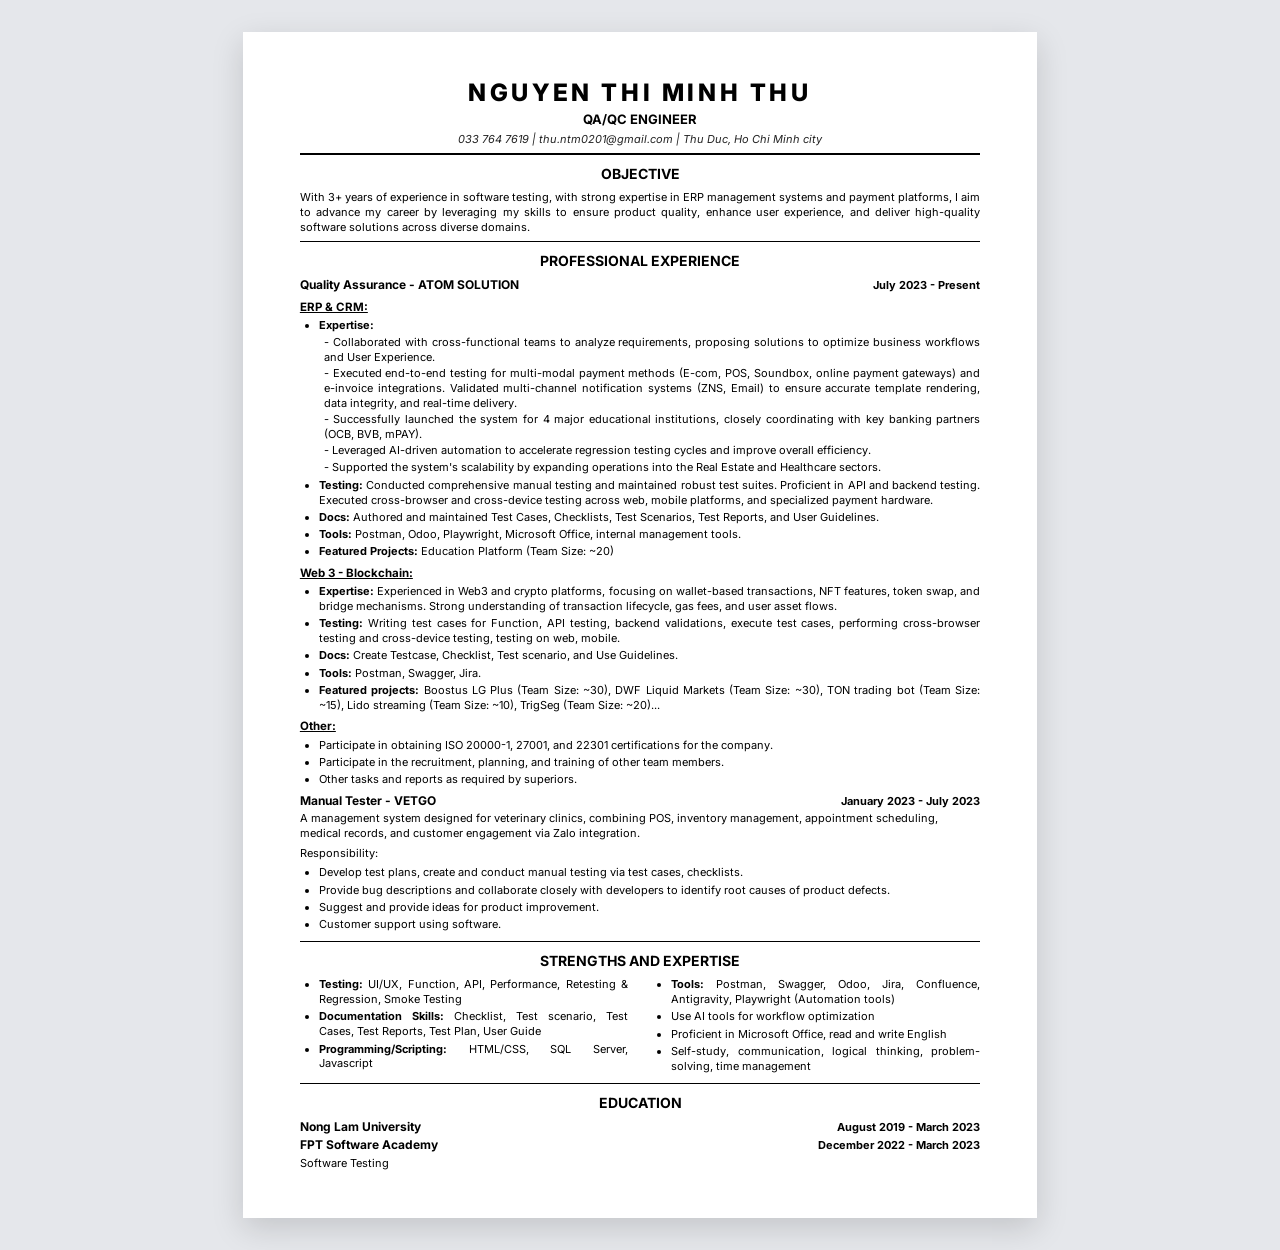
<file: index.html>
<!DOCTYPE html>
<html lang="en">

<head>
    <meta charset="UTF-8">
    <meta name="viewport" content="width=device-width, initial-scale=1.0">
    <title>Nguyen Thi Minh Thu - Resume</title>
    <link href="https://fonts.googleapis.com/css2?family=Inter:ital,wght@0,400;0,600;0,700;1,400&display=swap"
        rel="stylesheet">
    <link rel="stylesheet" href="styles.css">
</head>

<body>
    <div class="resume-container">
        <!-- Header -->
        <header>
            <h1>NGUYEN THI MINH THU</h1>
            <h2>QA/QC ENGINEER</h2>
            <p>033 764 7619 | thu.ntm0201@gmail.com | Thu Duc, Ho Chi Minh city</p>
        </header>

        <!-- Objective -->
        <section class="objective">
            <h3>OBJECTIVE</h3>
            <p>With 3+ years of experience in software testing, with strong expertise in <mark>ERP management
                    systems</mark> and <mark>payment platforms</mark>, I aim to advance my career by leveraging my
                skills to ensure product quality, enhance user experience, and deliver high-quality software solutions
                across diverse domains.</p>
        </section>

        <!-- Professional Experience -->
        <section class="experience">
            <h3>PROFESSIONAL EXPERIENCE</h3>

            <div class="job">
                <div class="job-header">
                    <h4>Quality Assurance - ATOM SOLUTION</h4>
                    <span class="date">July 2023 - Present</span>
                </div>

                <h5 class="underlined">ERP & CRM:</h5>
                <ul>
                    <li><strong>Expertise:</strong>
                        <ul class="sub-list">
                            <li>- Collaborated with <mark>cross-functional teams</mark> to analyze requirements,
                                proposing solutions to optimize business workflows and User Experience.</li>
                            <li>- Executed end-to-end testing for multi-modal payment methods (E-com, POS, Soundbox,
                                <mark>online payment gateways</mark>) and e-invoice integrations. Validated
                                multi-channel notification systems (ZNS, Email) to ensure accurate template rendering,
                                data integrity, and real-time delivery.
                            </li>
                            <li>- Successfully launched the system for 4 major educational institutions, closely
                                coordinating with key banking partners (OCB, BVB, mPAY).</li>
                            <li>- Leveraged AI-driven automation to accelerate regression testing cycles and improve
                                overall efficiency.</li>
                            <li>- Supported the system's scalability by expanding operations into the Real Estate and
                                Healthcare sectors.</li>
                        </ul>
                    </li>
                    <li><strong>Testing:</strong> <mark>Conducted comprehensive manual testing</mark> and maintained
                        robust test suites. <mark>Proficient in API and backend testing</mark>. Executed cross-browser
                        and cross-device testing across web, mobile platforms, and specialized payment hardware.</li>
                    <li><strong>Docs:</strong> Authored and maintained Test Cases, Checklists, Test Scenarios, Test
                        Reports, and User Guidelines.</li>
                    <li><strong>Tools:</strong> Postman, Odoo, Playwright, Microsoft Office, internal management tools.
                    </li>
                    <li><strong>Featured Projects:</strong> Education Platform (Team Size: ~20)</li>
                </ul>

                <h5 class="underlined">Web 3 - Blockchain:</h5>
                <ul>
                    <li><strong>Expertise:</strong> Experienced in Web3 and crypto platforms, focusing on wallet-based
                        transactions, NFT features, token swap, and bridge mechanisms. Strong understanding of
                        transaction lifecycle, gas fees, and user asset flows.</li>
                    <li><strong>Testing:</strong> Writing test cases for Function, <mark>API testing</mark>,
                        <mark>backend validations</mark>, execute test cases, performing cross-browser testing and
                        cross-device testing, testing on web, mobile.
                    </li>
                    <li><strong>Docs:</strong> Create Testcase, Checklist, Test scenario, and Use Guidelines.</li>
                    <li><strong>Tools:</strong> Postman, Swagger, Jira.</li>
                    <li><strong>Featured projects:</strong> Boostus LG Plus (Team Size: ~30), DWF Liquid Markets (Team
                        Size: ~30), TON trading bot (Team Size: ~15), Lido streaming (Team Size: ~10), TrigSeg (Team
                        Size: ~20)...</li>
                </ul>

                <h5 class="underlined">Other:</h5>
                <ul>
                    <li>Participate in obtaining ISO 20000-1, 27001, and 22301 certifications for the company.</li>
                    <li>Participate in the recruitment, planning, and training of other team members.</li>
                    <li>Other tasks and reports as required by superiors.</li>
                </ul>
            </div>

            <div class="job">
                <div class="job-header">
                    <h4>Manual Tester - VETGO</h4>
                    <span class="date">January 2023 - July 2023</span>
                </div>
                <p>A management system designed for veterinary clinics, combining POS, inventory management, appointment
                    scheduling, medical records, and customer engagement via Zalo integration.</p>
                <div style="margin-top: 0.3rem;">Responsibility:</div>
                <ul style="margin-top: 0.3rem;">
                    <li><mark>Develop test plans</mark>, create and <mark>conduct manual testing</mark> via test cases,
                        checklists.</li>
                    <li>Provide bug descriptions and collaborate closely with developers
                        to identify root causes of product defects.</li>
                    <li>Suggest and provide ideas for product improvement.</li>
                    <li>Customer support using software.</li>
                </ul>
            </div>
        </section>

        <!-- Strengths and Expertise -->
        <section class="strengths">
            <h3>STRENGTHS AND EXPERTISE</h3>
            <div class="two-column">
                <div class="column">
                    <ul>
                        <li><strong>Testing:</strong> UI/UX, Function, <mark>API</mark>, Performance, Retesting &
                            Regression, Smoke Testing</li>
                        <li><strong>Documentation Skills:</strong> Checklist, Test scenario, Test Cases, Test Reports,
                            Test Plan, User Guide</li>
                        <li><strong>Programming/Scripting:</strong> HTML/CSS, SQL Server, Javascript</li>
                    </ul>
                </div>
                <div class="column">
                    <ul>
                        <li><strong>Tools:</strong> Postman, Swagger, Odoo, Jira, Confluence,
                            Antigravity, Playwright (<mark>Automation tools</mark>)</li>
                        <li>Use AI tools for workflow optimization</li>
                        <li>Proficient in Microsoft Office, read and write English</li>
                        <li>Self-study, communication, logical thinking, problem-solving, time management</li>
                    </ul>
                </div>
            </div>
        </section>

        <!-- Education -->
        <section class="education border-none">
            <h3>EDUCATION</h3>
            <div class="job mb-0">
                <div class="job-header">
                    <h4>Nong Lam University</h4>
                    <span class="date">August 2019 - March 2023</span>
                </div>
            </div>
            <div class="job mb-0">
                <div class="job-header">
                    <div class="edu-details">
                        <h4>FPT Software Academy</h4>
                        <p style="margin-top: 0.2rem;">Software Testing</p>
                    </div>
                    <span class="date">December 2022 - March 2023</span>
                </div>
            </div>
        </section>
    </div>
    <script src="script.js"></script>
</body>

</html>
</file>
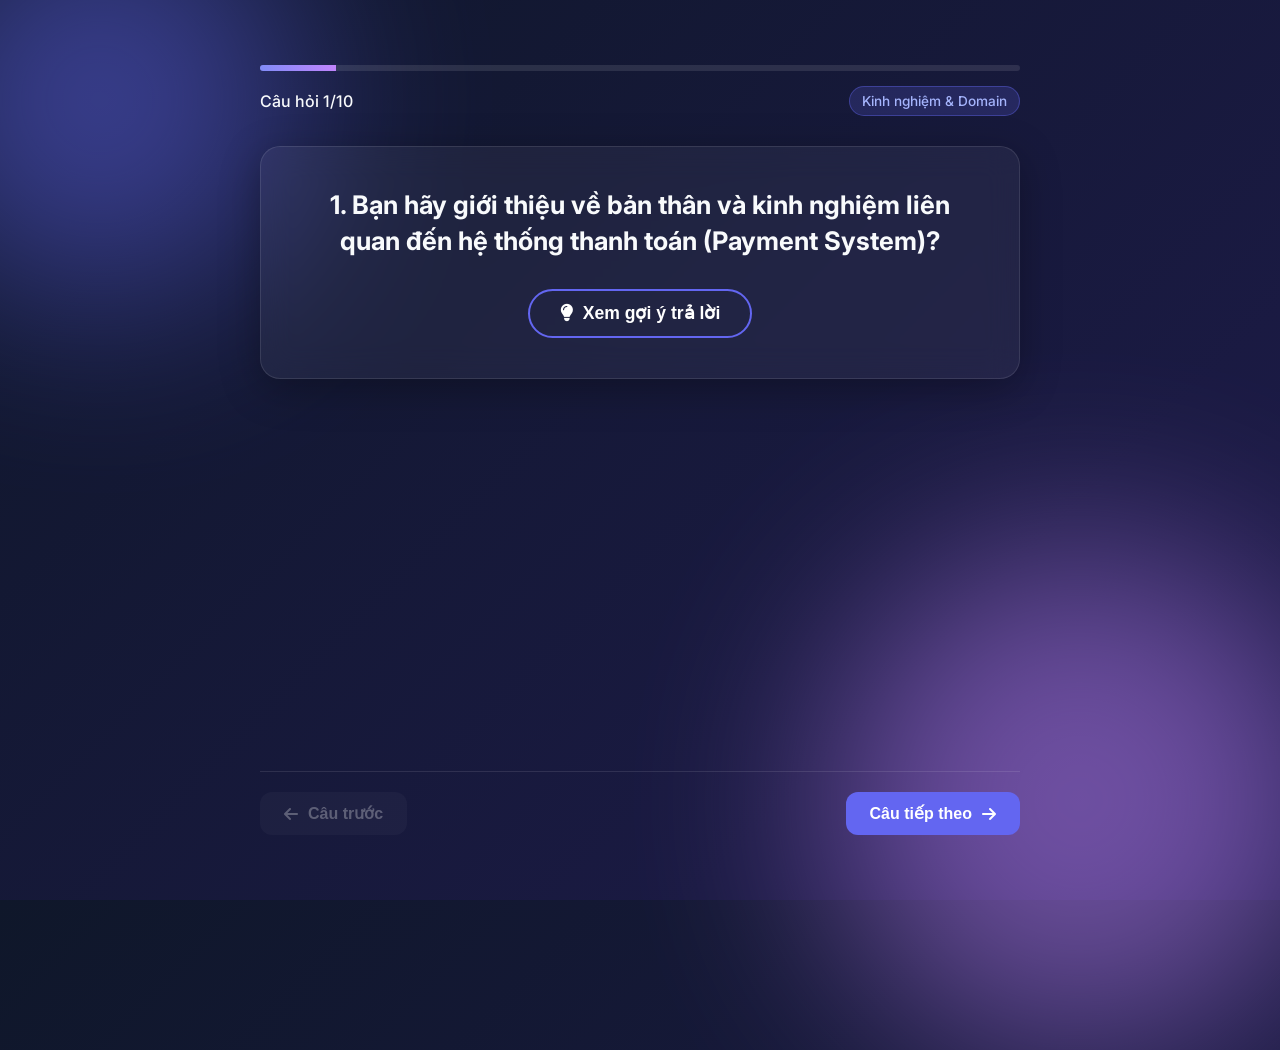
<file: interview/index.html>
<!DOCTYPE html>
<html lang="vi">
<head>
    <meta charset="UTF-8">
    <meta name="viewport" content="width=device-width, initial-scale=1.0">
    <title>Mock Interview - QA/QC Payment</title>
    <link href="https://fonts.googleapis.com/css2?family=Inter:wght@400;500;600;700;800&display=swap" rel="stylesheet">
    <link rel="stylesheet" href="https://cdnjs.cloudflare.com/ajax/libs/font-awesome/6.4.0/css/all.min.css">
    <link rel="stylesheet" href="styles.css">
</head>
<body>

    <!-- Background Decoration -->
    <div class="bg-shape shape-1"></div>
    <div class="bg-shape shape-2"></div>

    <div class="app-wrapper">
        <header>
            <div class="progress-bar">
                <div class="progress" id="progress"></div>
            </div>
            <div class="header-info">
                <span>Câu hỏi <span id="current-q">1</span>/<span id="total-q">5</span></span>
                <span class="category-badge" id="category-badge">Kinh nghiệm & Domain</span>
            </div>
        </header>

        <main id="slider-container">
            <!-- Questions will be injected here by script.js to keep HTML clean -->
        </main>

        <div class="controls">
            <button id="btn-prev" class="nav-btn" disabled>
                <i class="fa-solid fa-arrow-left"></i> Câu trước
            </button>
            <button id="btn-next" class="nav-btn btn-primary">
                Câu tiếp theo <i class="fa-solid fa-arrow-right"></i>
            </button>
        </div>
    </div>

    <script src="script.js"></script>
</body>
</html>
</file>
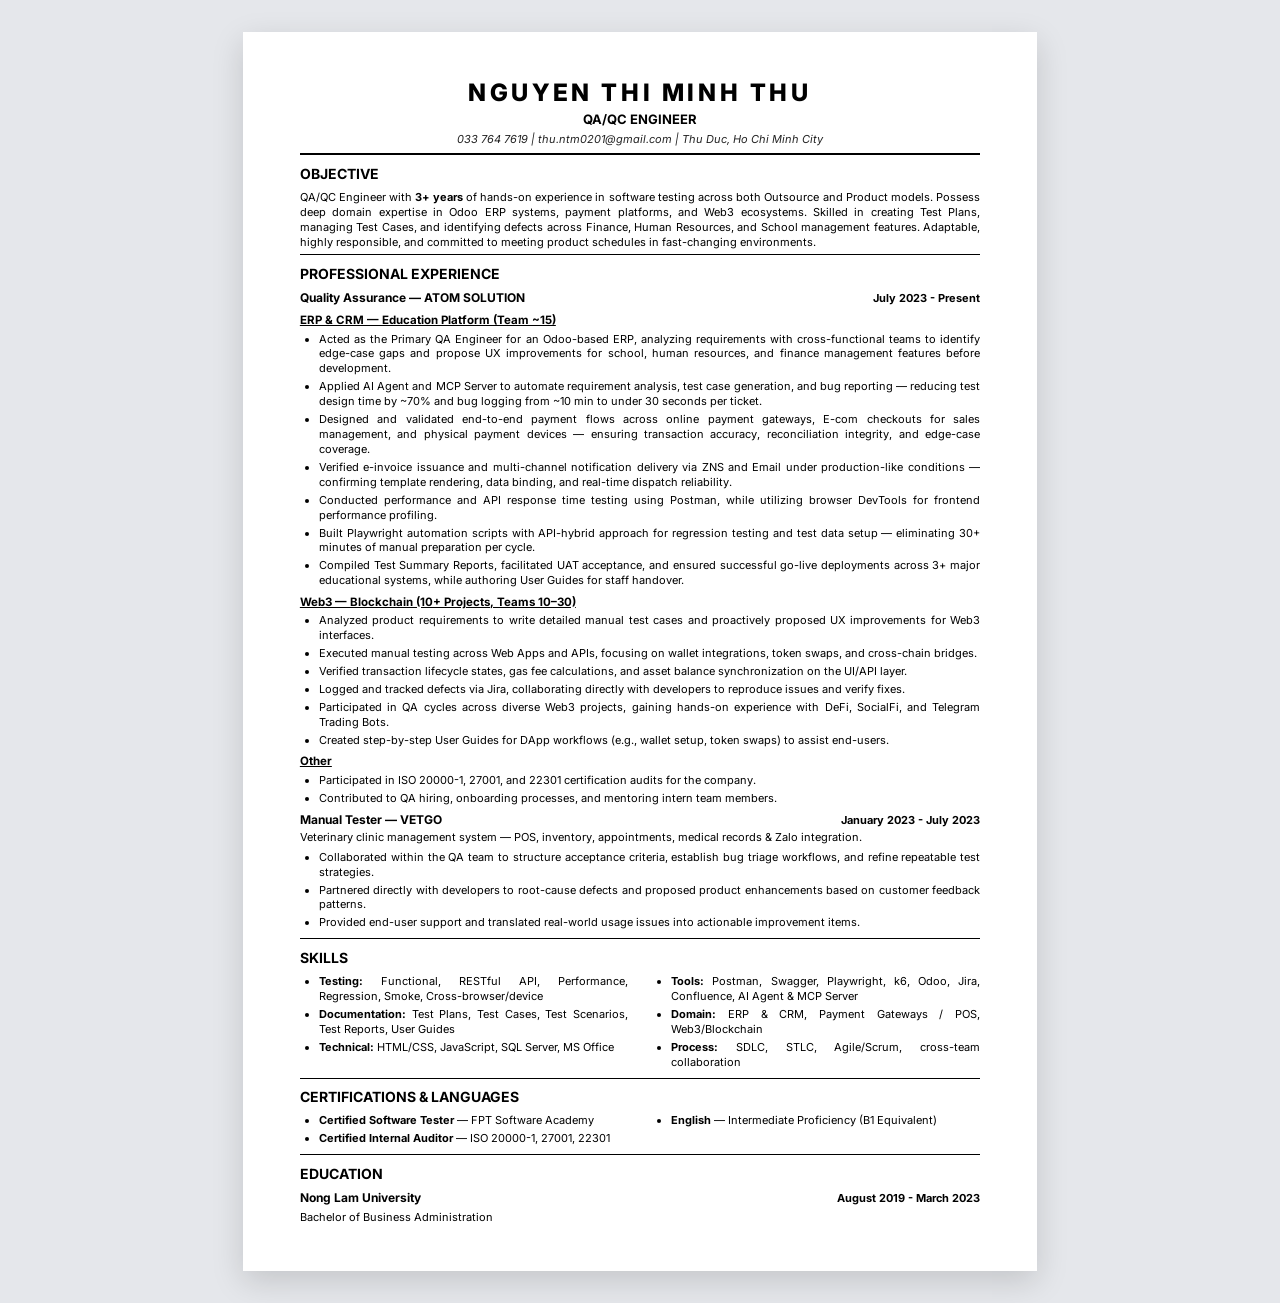
<file: v2/index.html>
<!DOCTYPE html>
<html lang="en">

<head>
    <meta charset="UTF-8">
    <meta name="viewport" content="width=device-width, initial-scale=1.0">
    <title>Nguyen Thi Minh Thu - QA/QC Engineer Resume</title>
    <meta name="description"
        content="Resume of Nguyen Thi Minh Thu — QA/QC Engineer with 3+ years in ERP, payment platforms, and blockchain.">
    <link href="https://fonts.googleapis.com/css2?family=Inter:ital,wght@0,400;0,600;0,700;1,400&display=swap"
        rel="stylesheet">
    <link rel="stylesheet" href="styles.css">
</head>

<body>
    <div class="resume-container">
        <!-- Header -->
        <header>
            <h1>NGUYEN THI MINH THU</h1>
            <h2>QA/QC ENGINEER</h2>
            <p>033 764 7619 | thu.ntm0201@gmail.com | Thu Duc, Ho Chi Minh City</p>
        </header>

        <!-- Objective -->
        <section class="objective">
            <h3>OBJECTIVE</h3>
            <p>QA/QC Engineer with <strong>3+ years</strong> of hands-on experience in software testing across both Outsource and Product models. Possess deep domain expertise in <mark>Odoo ERP</mark> systems, payment platforms, and Web3 ecosystems. Skilled in creating Test Plans, managing Test Cases, and identifying defects across Finance, Human Resources, and School management features. Adaptable, highly responsible, and committed to meeting product schedules in fast-changing environments.
            </p>
        </section>

        <!-- Professional Experience -->
        <section class="experience">
            <h3>PROFESSIONAL EXPERIENCE</h3>

            <!-- ATOM SOLUTION -->
            <div class="job">
                <div class="job-header">
                    <h4>Quality Assurance — ATOM SOLUTION</h4>
                    <span class="date">July 2023 - Present</span>
                </div>

                <!-- ERP & CRM -->
                <h5 class="underlined">ERP & CRM — Education Platform (Team ~15)</h5>
                <ul>
                    <li>Acted as the Primary QA Engineer for an <mark>Odoo-based ERP</mark>, analyzing requirements with cross-functional teams to identify edge-case gaps and propose UX improvements for school, <mark>human resources</mark>, and finance management features before development.</li>
                    <li>Applied <mark>AI Agent</mark> and <mark>MCP Server</mark> to automate <mark>requirement analysis</mark>, <mark>test case generation</mark>, and <mark>bug reporting</mark> — reducing test design time by ~70% and bug logging from ~10 min to under 30 seconds per ticket.</li>
                    <li>Designed and validated <mark>end-to-end payment flows</mark> across online payment gateways, E-com checkouts for sales management, and physical payment devices — ensuring transaction accuracy, reconciliation integrity, and edge-case coverage.</li>
                    <li>Verified <mark>e-invoice</mark> issuance and <mark>multi-channel notification</mark> delivery via ZNS and Email under production-like conditions — confirming template rendering, data binding, and real-time dispatch reliability.</li>
                    <li>Conducted performance and API response time testing using Postman, while utilizing browser DevTools for frontend performance profiling.</li>
                    <li>Built <mark>Playwright</mark> automation scripts with API-hybrid approach for <mark>regression testing</mark> and test data setup — eliminating 30+ minutes of manual preparation per cycle.</li>
                    <li>Compiled Test Summary Reports, facilitated <mark>UAT acceptance</mark>, and ensured successful go-live deployments across 3+ major educational systems, while authoring User Guides for staff handover.</li>
                </ul>

                <!-- Web3 -->
                <h5 class="underlined">Web3 — Blockchain (10+ Projects, Teams 10–30)</h5>
                <ul>
                    <li>Analyzed product requirements to write detailed manual test cases and proactively proposed UX
                        improvements for Web3 interfaces.</li>
                    <li>Executed manual testing across Web Apps and APIs, focusing on <mark>wallet integrations</mark>,
                        <mark>token swaps</mark>, and <mark>cross-chain bridges</mark>.
                    </li>
                    <li>Verified transaction lifecycle states, gas fee calculations, and asset balance synchronization
                        on the UI/API layer.</li>
                    <li>Logged and tracked defects via Jira, collaborating directly with developers to reproduce issues
                        and verify fixes.</li>
                    <li>Participated in QA cycles across diverse Web3 projects, gaining hands-on experience with
                        DeFi, SocialFi, and Telegram Trading Bots.
                    </li>
                    <li>Created step-by-step User Guides for DApp workflows (e.g., wallet setup, token swaps) to assist end-users.</li>
                </ul>

                <!-- Other -->
                <h5 class="underlined">Other</h5>
                <ul>
                    <li>Participated in <mark>ISO 20000-1, 27001, and 22301</mark> certification audits for the
                        company.</li>
                    <li>Contributed to QA hiring, onboarding processes, and mentoring intern team members.</li>
                </ul>
            </div>

            <!-- VETGO -->
            <div class="job">
                <div class="job-header">
                    <h4>Manual Tester — VETGO</h4>
                    <span class="date">January 2023 - July 2023</span>
                </div>
                <p>Veterinary clinic management system — POS, inventory, appointments, medical records & Zalo
                    integration.</p>
                <ul style="margin-top: 0.3rem;">
                    <li>Collaborated within the QA team to structure acceptance criteria, establish bug triage
                        workflows, and refine repeatable test strategies.</li>
                    <li>Partnered directly with developers to <mark>root-cause defects</mark> and proposed product
                        enhancements
                        based on customer feedback patterns.</li>
                    <li>Provided end-user support and translated real-world usage issues into actionable improvement
                        items.</li>
                </ul>
            </div>
        </section>

        <!-- Strengths and Expertise -->
        <section class="strengths">
            <h3>SKILLS</h3>
            <div class="two-column">
                <div class="column">
                    <ul>
                        <li><strong>Testing:</strong> Functional, RESTful API, Performance, Regression, Smoke, Cross-browser/device</li>
                        <li><strong>Documentation:</strong> Test Plans, Test Cases, Test Scenarios, Test Reports, User Guides</li>
                        <li><strong>Technical:</strong> HTML/CSS, JavaScript, SQL Server, MS Office</li>
                    </ul>
                </div>
                <div class="column">
                    <ul>
                        <li><strong>Tools:</strong> Postman, Swagger, Playwright, k6, Odoo, Jira, Confluence, AI Agent & MCP Server</li>
                        <li><strong>Domain:</strong> ERP & CRM, Payment Gateways / POS, Web3/Blockchain</li>
                        <li><strong>Process:</strong> SDLC, STLC, Agile/Scrum, cross-team collaboration</li>
                    </ul>
                </div>
            </div>
        </section>

        <!-- Certifications -->
        <section class="certifications">
            <h3>CERTIFICATIONS & LANGUAGES</h3>
            <div class="two-column">
                <div class="column">
                    <ul>
                        <li><strong>Certified Software Tester</strong> — FPT Software Academy</li>
                        <li><strong>Certified Internal Auditor</strong> — ISO 20000-1, 27001, 22301</li>
                    </ul>
                </div>
                <div class="column">
                    <ul>
                        <li><strong>English</strong> — Intermediate Proficiency (B1 Equivalent)</li>
                    </ul>
                </div>
            </div>
        </section>

        <!-- Education -->
        <section class="education border-none">
            <h3>EDUCATION</h3>
            <div class="job mb-0">
                <div class="job-header">
                    <div class="edu-details">
                        <h4>Nong Lam University</h4>
                        <p style="margin-top: 0.2rem;">Bachelor of Business Administration</p>
                    </div>
                    <span class="date">August 2019 - March 2023</span>
                </div>
            </div>
        </section>
    </div>
    <script src="script.js"></script>
</body>

</html>
</file>
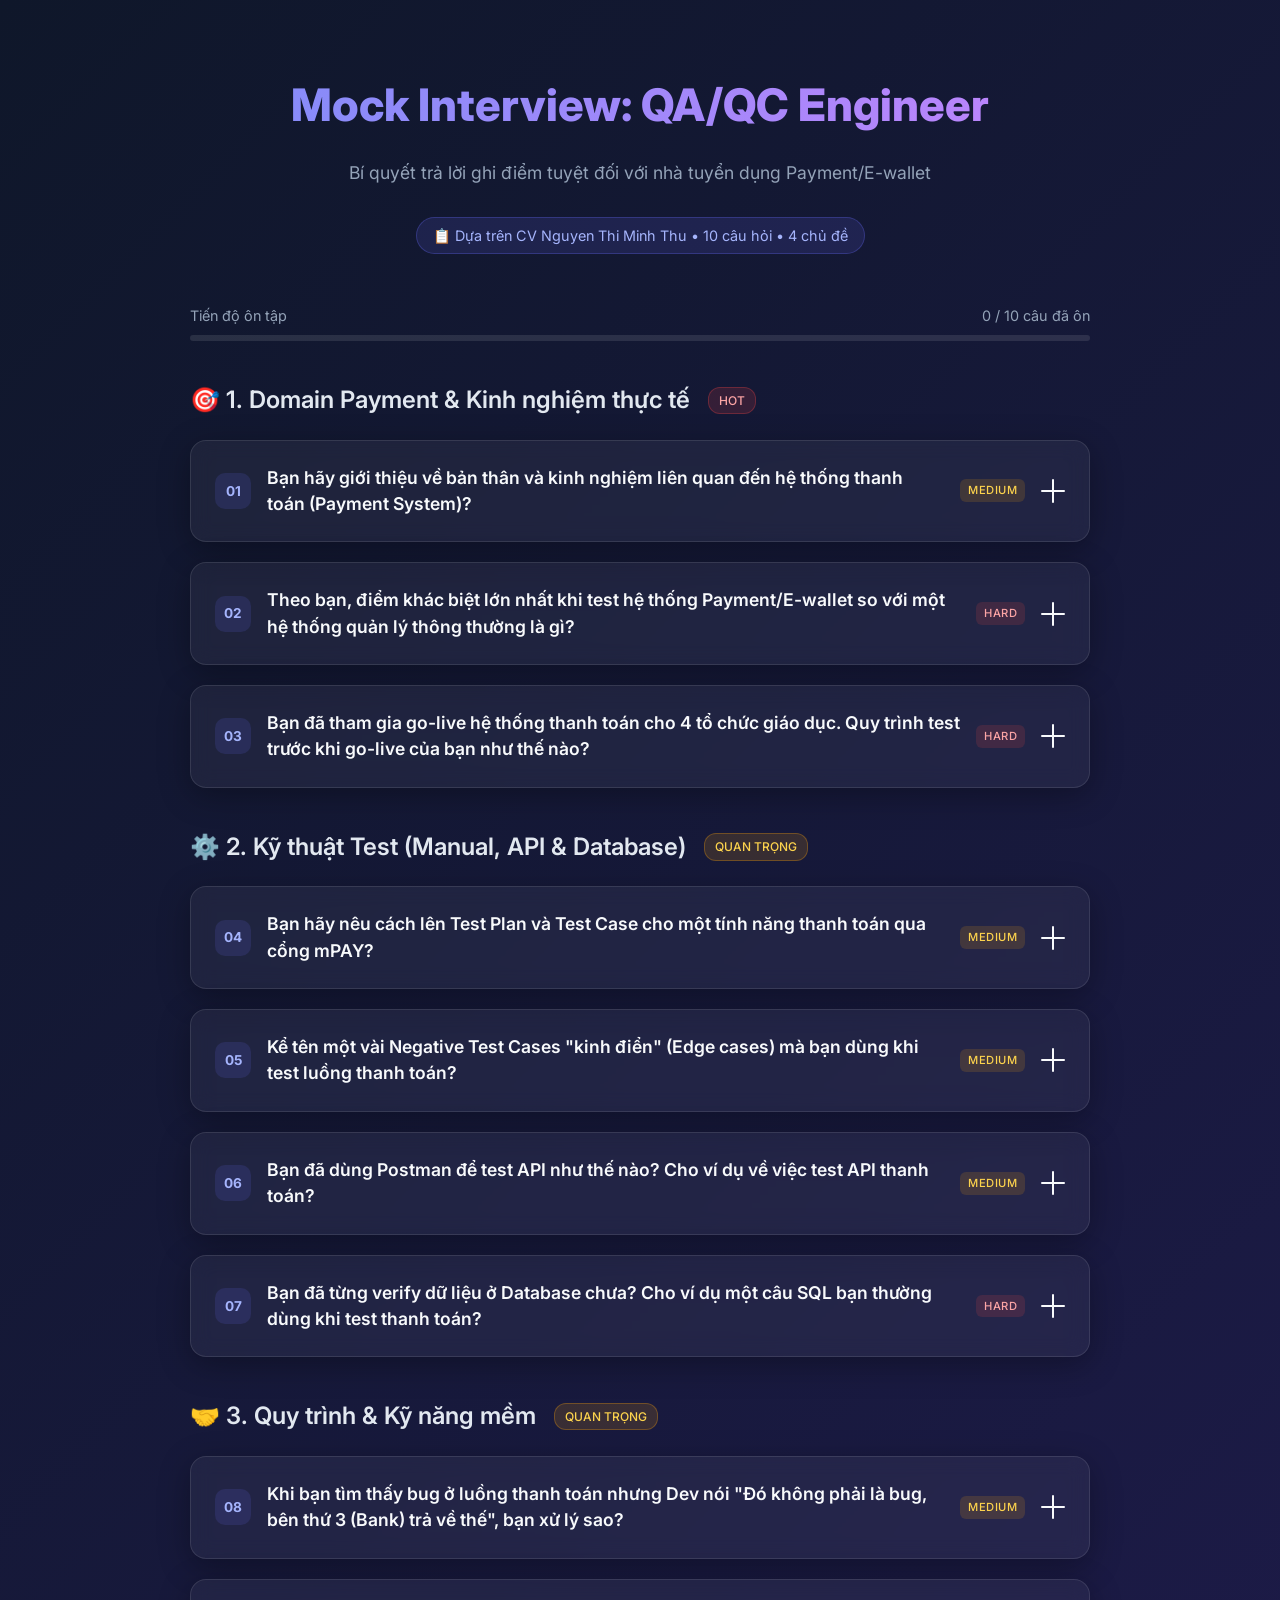
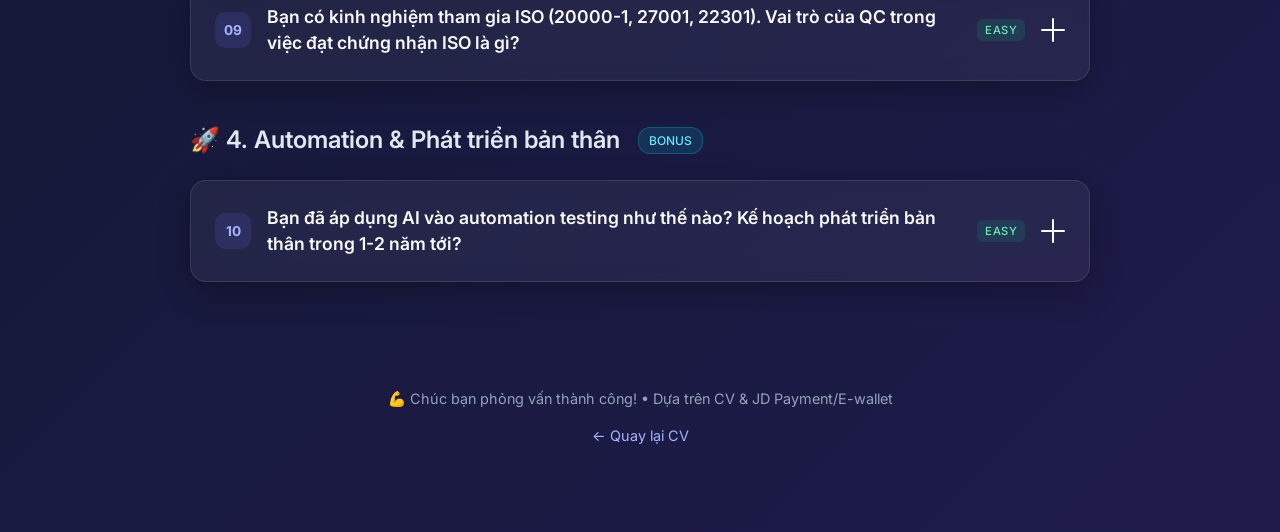
<file: interview/interview.html>
<!DOCTYPE html>
<html lang="vi">

<head>
    <meta charset="UTF-8">
    <meta name="viewport" content="width=device-width, initial-scale=1.0">
    <title>Bộ Câu Hỏi Phỏng Vấn - QA/QC Payment</title>
    <link href="https://fonts.googleapis.com/css2?family=Inter:wght@400;500;600;700;800&display=swap" rel="stylesheet">
    <style>
        :root {
            --primary-color: #6366f1;
            --primary-hover: #4f46e5;
            --bg-gradient-start: #0f172a;
            --bg-gradient-end: #1e1b4b;
            --text-main: #f8fafc;
            --text-secondary: #94a3b8;
            --card-bg: rgba(255, 255, 255, 0.05);
            --card-border: rgba(255, 255, 255, 0.1);
            --accent-green: #10b981;
            --accent-orange: #f59e0b;
            --accent-red: #ef4444;
            --accent-cyan: #06b6d4;
        }

        * {
            box-sizing: border-box;
        }

        body {
            font-family: 'Inter', sans-serif;
            background: linear-gradient(135deg, var(--bg-gradient-start), var(--bg-gradient-end));
            min-height: 100vh;
            margin: 0;
            padding: 40px 20px;
            color: var(--text-main);
            line-height: 1.6;
        }

        .container {
            max-width: 900px;
            margin: 0 auto;
        }

        /* Header Animation */
        header {
            text-align: center;
            margin-bottom: 50px;
            animation: fadeInDown 0.8s ease-out;
        }

        header h1 {
            font-size: 2.8rem;
            font-weight: 800;
            background: linear-gradient(to right, #818cf8, #c084fc);
            -webkit-background-clip: text;
            -webkit-text-fill-color: transparent;
            margin-bottom: 10px;
        }

        header p {
            color: var(--text-secondary);
            font-size: 1.1rem;
        }

        .subtitle {
            display: inline-block;
            margin-top: 12px;
            padding: 6px 16px;
            background: rgba(99, 102, 241, 0.15);
            border: 1px solid rgba(99, 102, 241, 0.3);
            border-radius: 20px;
            font-size: 0.9rem;
            color: #a5b4fc;
        }

        /* Progress Bar */
        .progress-bar {
            margin-bottom: 40px;
            animation: fadeIn 1s ease-out 0.5s backwards;
        }

        .progress-info {
            display: flex;
            justify-content: space-between;
            margin-bottom: 8px;
            font-size: 0.9rem;
            color: var(--text-secondary);
        }

        .progress-track {
            height: 6px;
            background: rgba(255, 255, 255, 0.1);
            border-radius: 3px;
            overflow: hidden;
        }

        .progress-fill {
            height: 100%;
            width: 0%;
            background: linear-gradient(to right, #818cf8, #c084fc);
            border-radius: 3px;
            transition: width 0.6s ease;
        }

        /* Category styling */
        .category-title {
            font-size: 1.5rem;
            font-weight: 600;
            margin: 40px 0 20px 0;
            color: #e2e8f0;
            display: flex;
            align-items: center;
            gap: 10px;
            animation: fadeIn 1s ease-out;
        }

        .category-badge {
            font-size: 0.75rem;
            padding: 3px 10px;
            border-radius: 12px;
            font-weight: 500;
            margin-left: 8px;
        }

        .badge-hot {
            background: rgba(239, 68, 68, 0.15);
            color: #fca5a5;
            border: 1px solid rgba(239, 68, 68, 0.3);
        }

        .badge-important {
            background: rgba(245, 158, 11, 0.15);
            color: #fcd34d;
            border: 1px solid rgba(245, 158, 11, 0.3);
        }

        .badge-bonus {
            background: rgba(6, 182, 212, 0.15);
            color: #67e8f9;
            border: 1px solid rgba(6, 182, 212, 0.3);
        }

        /* Accordion Styling (Glassmorphism) */
        .accordion {
            background: var(--card-bg);
            border: 1px solid var(--card-border);
            border-radius: 16px;
            margin-bottom: 20px;
            backdrop-filter: blur(10px);
            box-shadow: 0 8px 32px 0 rgba(0, 0, 0, 0.3);
            overflow: hidden;
            transition: all 0.3s ease;
            animation: slideUp 0.6s ease-out backwards;
        }

        .accordion:hover {
            border-color: rgba(255, 255, 255, 0.2);
            transform: translateY(-2px);
            box-shadow: 0 12px 40px 0 rgba(0, 0, 0, 0.4);
        }

        .accordion.active {
            border-color: rgba(99, 102, 241, 0.3);
        }

        .accordion.done {
            border-color: rgba(16, 185, 129, 0.3);
        }

        .accordion.done .accordion-header .q-number {
            background: rgba(16, 185, 129, 0.2);
            color: var(--accent-green);
        }

        /* Add staggered animation delays */
        .accordion:nth-child(2) { animation-delay: 0.1s; }
        .accordion:nth-child(3) { animation-delay: 0.2s; }
        .accordion:nth-child(4) { animation-delay: 0.3s; }
        .accordion:nth-child(5) { animation-delay: 0.4s; }

        .accordion-header {
            width: 100%;
            padding: 24px;
            background: transparent;
            border: none;
            color: var(--text-main);
            font-size: 1.1rem;
            font-weight: 600;
            text-align: left;
            cursor: pointer;
            display: flex;
            justify-content: space-between;
            align-items: center;
            gap: 16px;
            font-family: inherit;
            line-height: 1.5;
        }

        .q-number {
            flex-shrink: 0;
            width: 36px;
            height: 36px;
            display: flex;
            align-items: center;
            justify-content: center;
            background: rgba(99, 102, 241, 0.15);
            color: #a5b4fc;
            border-radius: 10px;
            font-size: 0.85rem;
            font-weight: 700;
        }

        .q-text {
            flex: 1;
        }

        .difficulty {
            flex-shrink: 0;
            font-size: 0.7rem;
            padding: 3px 8px;
            border-radius: 6px;
            font-weight: 500;
            text-transform: uppercase;
            letter-spacing: 0.5px;
        }

        .diff-easy {
            background: rgba(16, 185, 129, 0.15);
            color: #6ee7b7;
        }

        .diff-medium {
            background: rgba(245, 158, 11, 0.15);
            color: #fcd34d;
        }

        .diff-hard {
            background: rgba(239, 68, 68, 0.15);
            color: #fca5a5;
        }

        .icon {
            flex-shrink: 0;
            width: 24px;
            height: 24px;
            position: relative;
            transition: transform 0.3s ease;
        }

        .icon::before,
        .icon::after {
            content: '';
            position: absolute;
            background-color: var(--text-main);
            border-radius: 2px;
            transition: transform 0.3s ease;
        }

        .icon::before {
            top: 11px;
            left: 0;
            width: 24px;
            height: 2px;
        }

        .icon::after {
            top: 0;
            left: 11px;
            width: 2px;
            height: 24px;
        }

        .accordion.active .icon {
            transform: rotate(180deg);
        }

        .accordion.active .icon::after {
            transform: scaleY(0);
        }

        .accordion-content {
            max-height: 0;
            overflow: hidden;
            transition: max-height 0.4s cubic-bezier(0, 1, 0, 1);
            background: rgba(0, 0, 0, 0.2);
        }

        .accordion.active .accordion-content {
            max-height: 3000px;
            transition: max-height 0.8s ease-in-out;
        }

        .content-inner {
            padding: 0 24px 24px 24px;
        }

        /* Guide / Tips UI */
        .answer-box {
            margin-top: 15px;
            color: #cbd5e1;
            font-size: 1.05rem;
        }

        .answer-box > p:first-child {
            color: #e2e8f0;
            font-weight: 600;
            margin-bottom: 10px;
        }

        .highlight-tip {
            margin-top: 20px;
            padding: 16px;
            background: rgba(16, 185, 129, 0.1);
            border-left: 4px solid var(--accent-green);
            border-radius: 0 8px 8px 0;
        }

        .highlight-tip strong {
            color: var(--accent-green);
            display: flex;
            align-items: center;
            gap: 8px;
            margin-bottom: 8px;
        }

        .warning-tip {
            margin-top: 14px;
            padding: 16px;
            background: rgba(239, 68, 68, 0.08);
            border-left: 4px solid var(--accent-red);
            border-radius: 0 8px 8px 0;
        }

        .warning-tip strong {
            color: #fca5a5;
            display: flex;
            align-items: center;
            gap: 8px;
            margin-bottom: 8px;
        }

        .keyword {
            color: #fbbf24;
            font-weight: 600;
        }

        .tech-word {
            background: rgba(99, 102, 241, 0.2);
            color: #a5b4fc;
            padding: 2px 8px;
            border-radius: 4px;
            font-size: 0.9em;
            font-family: monospace;
        }

        ul.answer-list {
            padding-left: 20px;
            margin-top: 10px;
        }

        ul.answer-list li {
            margin-bottom: 8px;
        }

        ul.answer-list li strong {
            color: #e2e8f0;
        }

        /* Mark done button */
        .mark-done-btn {
            margin-top: 20px;
            padding: 8px 20px;
            background: rgba(16, 185, 129, 0.15);
            border: 1px solid rgba(16, 185, 129, 0.3);
            color: #6ee7b7;
            border-radius: 8px;
            cursor: pointer;
            font-family: inherit;
            font-size: 0.9rem;
            font-weight: 500;
            transition: all 0.2s ease;
        }

        .mark-done-btn:hover {
            background: rgba(16, 185, 129, 0.25);
            transform: scale(1.02);
        }

        .mark-done-btn.is-done {
            background: rgba(16, 185, 129, 0.3);
            color: #a7f3d0;
        }

        /* Footer */
        footer {
            text-align: center;
            margin-top: 60px;
            padding: 30px;
            color: var(--text-secondary);
            font-size: 0.9rem;
            animation: fadeIn 1s ease-out 1s backwards;
        }

        footer a {
            color: #a5b4fc;
            text-decoration: none;
        }

        footer a:hover {
            text-decoration: underline;
        }

        /* Animations */
        @keyframes fadeInDown {
            from { opacity: 0; transform: translateY(-20px); }
            to { opacity: 1; transform: translateY(0); }
        }

        @keyframes fadeIn {
            from { opacity: 0; }
            to { opacity: 1; }
        }

        @keyframes slideUp {
            from { opacity: 0; transform: translateY(20px); }
            to { opacity: 1; transform: translateY(0); }
        }

        /* Responsive */
        @media (max-width: 600px) {
            header h1 {
                font-size: 2rem;
            }

            .accordion-header {
                font-size: 1rem;
                padding: 18px;
            }

            .q-number {
                width: 30px;
                height: 30px;
                font-size: 0.75rem;
            }
        }
    </style>
</head>

<body>

    <div class="container">
        <header>
            <h1>Mock Interview: QA/QC Engineer</h1>
            <p>Bí quyết trả lời ghi điểm tuyệt đối với nhà tuyển dụng Payment/E-wallet</p>
            <span class="subtitle">📋 Dựa trên CV Nguyen Thi Minh Thu &bull; 10 câu hỏi &bull; 4 chủ đề</span>
        </header>

        <!-- Progress -->
        <div class="progress-bar">
            <div class="progress-info">
                <span>Tiến độ ôn tập</span>
                <span id="progress-text">0 / 10 câu đã ôn</span>
            </div>
            <div class="progress-track">
                <div class="progress-fill" id="progress-fill"></div>
            </div>
        </div>

        <!-- ==================== CATEGORY 1 ==================== -->
        <h2 class="category-title">
            🎯 1. Domain Payment & Kinh nghiệm thực tế
            <span class="category-badge badge-hot">HOT</span>
        </h2>

        <!-- Q1 -->
        <div class="accordion" data-q="1">
            <button class="accordion-header">
                <span class="q-number">01</span>
                <span class="q-text">Bạn hãy giới thiệu về bản thân và kinh nghiệm liên quan đến hệ thống thanh toán (Payment System)?</span>
                <span class="difficulty diff-medium">Medium</span>
                <span class="icon"></span>
            </button>
            <div class="accordion-content">
                <div class="content-inner">
                    <div class="answer-box">
                        <p><strong>🗣️ Gợi ý trả lời (dựa trên CV của bạn):</strong></p>
                        <ul class="answer-list">
                            <li>Em có hơn <strong>3 năm kinh nghiệm</strong> làm QA/QC, trong đó đặc biệt mạnh ở mảng hệ thống ERP kết hợp thanh toán và tích hợp.</li>
                            <li>Tại ATOM Solution, em đã test tích hợp <strong>đa phương thức thanh toán</strong>: E-com, POS, Soundbox, và các cổng thanh toán online - phối hợp trực tiếp với 3 bank partner: <span class="keyword">OCB, BVB, mPAY</span>.</li>
                            <li>Em đã tham gia go-live thành công cho <strong>4 tổ chức giáo dục lớn</strong>, đảm bảo toàn bộ luồng thanh toán hoạt động ổn định trên production.</li>
                            <li>Ngoài ra em cũng có kinh nghiệm test ở domain <strong>Web3/Blockchain</strong> - hiểu về wallet transactions, token swap, gas fees.</li>
                        </ul>
                    </div>
                    <div class="highlight-tip">
                        <strong>💡 Mẹo ghi điểm:</strong>
                        Nhấn mạnh bạn không chỉ test UI mà hiểu sâu <span class="keyword">luồng tiền đi thế nào</span>: từ khách hàng → qua cổng thanh toán → đến bank → callback về hệ thống. Đề cập đến tích hợp hóa đơn điện tử (M-invoice, Misa) vì đây là điểm khác biệt lớn so với ứng viên khác.
                    </div>
                    <button class="mark-done-btn" onclick="toggleDone(this)">✅ Đánh dấu đã ôn</button>
                </div>
            </div>
        </div>

        <!-- Q2 -->
        <div class="accordion" data-q="2">
            <button class="accordion-header">
                <span class="q-number">02</span>
                <span class="q-text">Theo bạn, điểm khác biệt lớn nhất khi test hệ thống Payment/E-wallet so với một hệ thống quản lý thông thường là gì?</span>
                <span class="difficulty diff-hard">Hard</span>
                <span class="icon"></span>
            </button>
            <div class="accordion-content">
                <div class="content-inner">
                    <div class="answer-box">
                        <p><strong>🗣️ Gợi ý trả lời:</strong></p>
                        <ul class="answer-list">
                            <li><strong>Tính ACID:</strong> Giao dịch thanh toán yêu cầu khắt khe về tính nhất quán dữ liệu. Tiền trừ phía KH thì phải cộng phía đối tác, nếu kẹt mạng phải <span class="keyword">roll-back</span>.</li>
                            <li><strong>Bảo mật & Bên thứ 3:</strong> Payment luôn phụ thuộc kết nối API với Bank/Partner. Phải test kỹ xử lý <em>Timeout</em>, mất kết nối giữa chừng, token hết hạn.</li>
                            <li><strong>Test Concurrent:</strong> Điều gì xảy ra nếu user click thanh toán 2 lần liên tục trong lúc lag? Hệ thống có bị trừ tiền 2 lần không?</li>
                            <li><strong>Kinh nghiệm thực tế:</strong> Ở ATOM, em đã gặp case staging của Bank partner bị offline, phải dùng <span class="tech-word">Postman Mock</span> để test độc lập luồng callback.</li>
                        </ul>
                    </div>
                    <div class="highlight-tip">
                        <strong>💡 Mẹo ghi điểm:</strong>
                        Bật ra keyword: <span class="keyword">Data Integrity</span>, <span class="keyword">Idempotent (Tính luỹ đẳng)</span> khi gọi API, <span class="keyword">Timeout handling</span>. Lấy ví dụ thực tế từ dự án ATOM sẽ cực kỳ thuyết phục.
                    </div>
                    <button class="mark-done-btn" onclick="toggleDone(this)">✅ Đánh dấu đã ôn</button>
                </div>
            </div>
        </div>

        <!-- Q3 -->
        <div class="accordion" data-q="3">
            <button class="accordion-header">
                <span class="q-number">03</span>
                <span class="q-text">Bạn đã tham gia go-live hệ thống thanh toán cho 4 tổ chức giáo dục. Quy trình test trước khi go-live của bạn như thế nào?</span>
                <span class="difficulty diff-hard">Hard</span>
                <span class="icon"></span>
            </button>
            <div class="accordion-content">
                <div class="content-inner">
                    <div class="answer-box">
                        <p><strong>🗣️ Gợi ý trả lời:</strong></p>
                        <ul class="answer-list">
                            <li><strong>Giai đoạn 1 - Regression Testing:</strong> Chạy lại toàn bộ test case cho các tính năng core (tạo hóa đơn, thu phí, thanh toán online) trên môi trường staging.</li>
                            <li><strong>Giai đoạn 2 - Integration Testing:</strong> Test kết nối thực tế với cổng thanh toán của bank partner (OCB/BVB/mPAY) - verify callback, webhook, đối soát số liệu.</li>
                            <li><strong>Giai đoạn 3 - UAT:</strong> Phối hợp với đội ngũ của trường để test trên data thực, verify luồng phụ huynh thanh toán.</li>
                            <li><strong>Giai đoạn 4 - Smoke Test trên Production:</strong> Sau deploy, chạy smoke test ngay các luồng critical: đăng nhập, tạo phiếu thu, thanh toán 1 giao dịch thật.</li>
                        </ul>
                    </div>
                    <div class="highlight-tip">
                        <strong>💡 Mẹo ghi điểm:</strong>
                        Nhấn mạnh bạn có kinh nghiệm <span class="keyword">go-live thực tế</span>, không chỉ test trên staging. Đề cập đến việc phải <span class="keyword">đối soát (Reconciliation)</span> số liệu giữa hệ thống nội bộ và bank sau khi go-live.
                    </div>
                    <button class="mark-done-btn" onclick="toggleDone(this)">✅ Đánh dấu đã ôn</button>
                </div>
            </div>
        </div>

        <!-- ==================== CATEGORY 2 ==================== -->
        <h2 class="category-title">
            ⚙️ 2. Kỹ thuật Test (Manual, API & Database)
            <span class="category-badge badge-important">QUAN TRỌNG</span>
        </h2>

        <!-- Q4 -->
        <div class="accordion" data-q="4">
            <button class="accordion-header">
                <span class="q-number">04</span>
                <span class="q-text">Bạn hãy nêu cách lên Test Plan và Test Case cho một tính năng thanh toán qua cổng mPAY?</span>
                <span class="difficulty diff-medium">Medium</span>
                <span class="icon"></span>
            </button>
            <div class="accordion-content">
                <div class="content-inner">
                    <div class="answer-box">
                        <p><strong>🗣️ Gợi ý trả lời:</strong></p>
                        <ul class="answer-list">
                            <li><strong>Phân tích yêu cầu:</strong> Xác định luồng Happy case (Thanh toán thành công) và Unhappy case (Số dư không đủ, timeout, sai OTP...).</li>
                            <li><strong>UI/UX Testing:</strong> Hiển thị thông tin giao dịch chính xác, số tiền khớp, redirect đúng trang sau khi thanh toán.</li>
                            <li><strong>API & Backend:</strong> Dùng <span class="tech-word">Postman/Swagger</span> giả lập request gọi lên mPAY, giả lập nhận response (Callback/Webhook) từ mPAY trả về.</li>
                            <li><strong>Database:</strong> Truy vấn <span class="tech-word">SQL</span> để đảm bảo Transaction ID được ghi nhận, trạng thái update từ <code>Pending → Success</code>, số dư người dùng bị trừ khớp.</li>
                            <li><strong>Cross-platform:</strong> Test trên web, mobile, POS device, Soundbox theo kinh nghiệm đã làm ở ATOM.</li>
                        </ul>
                    </div>
                    <div class="highlight-tip">
                        <strong>💡 Mẹo ghi điểm:</strong>
                        Đề cập đến việc <span class="keyword">Mock API của bên thứ 3</span> (mPAY). Trong thực tế staging của Bank hay lỗi/offline, QC cần biết dùng Postman Mocks để tự test độc lập. Đây là điểm rất thực tế mà ít ứng viên nói được.
                    </div>
                    <button class="mark-done-btn" onclick="toggleDone(this)">✅ Đánh dấu đã ôn</button>
                </div>
            </div>
        </div>

        <!-- Q5 -->
        <div class="accordion" data-q="5">
            <button class="accordion-header">
                <span class="q-number">05</span>
                <span class="q-text">Kể tên một vài Negative Test Cases "kinh điển" (Edge cases) mà bạn dùng khi test luồng thanh toán?</span>
                <span class="difficulty diff-medium">Medium</span>
                <span class="icon"></span>
            </button>
            <div class="accordion-content">
                <div class="content-inner">
                    <div class="answer-box">
                        <p><strong>🗣️ Gợi ý trả lời:</strong></p>
                        <ul class="answer-list">
                            <li>Nhập số tiền <strong>âm, 0 đồng</strong>, hoặc số tiền rất lớn (vượt hạn mức ngày/tháng).</li>
                            <li>Người dùng <strong>tắt app/back trình duyệt</strong> đúng lúc màn hình đang "Processing..." → check DB xem status có bị kẹt ở Pending không.</li>
                            <li><strong>Network throttling</strong> (dùng Chrome DevTools) xem API có bị timeout và update sai status ở Database không.</li>
                            <li>Dùng DevTools <strong>sửa value số tiền ở Client-side</strong> trước khi Submit → Backend phải bắt lỗi <em>Invalid Amount</em>.</li>
                            <li>Thanh toán bằng <strong>nhiều phương thức cùng lúc</strong> (chuyển khoản + ví) → check tổng số tiền khớp.</li>
                        </ul>
                    </div>
                    <div class="highlight-tip">
                        <strong>💡 Mẹo ghi điểm:</strong>
                        Show cho nhà tuyển dụng thấy bạn có tư duy: <span class="keyword">"Không bao giờ tin tưởng dữ liệu từ Client-side, backend luôn phải validate lại mọi thứ liên quan đến tài chính."</span>
                    </div>
                    <button class="mark-done-btn" onclick="toggleDone(this)">✅ Đánh dấu đã ôn</button>
                </div>
            </div>
        </div>

        <!-- Q6 -->
        <div class="accordion" data-q="6">
            <button class="accordion-header">
                <span class="q-number">06</span>
                <span class="q-text">Bạn đã dùng Postman để test API như thế nào? Cho ví dụ về việc test API thanh toán?</span>
                <span class="difficulty diff-medium">Medium</span>
                <span class="icon"></span>
            </button>
            <div class="accordion-content">
                <div class="content-inner">
                    <div class="answer-box">
                        <p><strong>🗣️ Gợi ý trả lời:</strong></p>
                        <ul class="answer-list">
                            <li><strong>Tạo Collection:</strong> Em tổ chức các API theo module: Authentication, Payment, Invoice, Notification.</li>
                            <li><strong>Environments:</strong> Sử dụng biến environment cho từng môi trường (Dev, Staging, Production) với base URL, token khác nhau.</li>
                            <li><strong>Test Script:</strong> Viết <span class="tech-word">Pre-request Script</span> để auto lấy token trước mỗi request. Viết <span class="tech-word">Test Script</span> để assert status code, response body, response time.</li>
                            <li><strong>Ví dụ thực tế:</strong> Test API <code>POST /payment/create</code> → verify response trả về <code>payment_url</code> → gọi callback API <code>POST /payment/callback</code> với transaction_id → check DB update status.</li>
                        </ul>
                    </div>
                    <div class="highlight-tip">
                        <strong>💡 Mẹo ghi điểm:</strong>
                        Đề cập thêm việc bạn đã dùng <span class="keyword">Swagger</span> để đọc API docs từ Dev, và dùng <span class="keyword">Postman Runner</span> để chạy batch test cho nhiều test data khác nhau (Boundary values, invalid data...).
                    </div>
                    <button class="mark-done-btn" onclick="toggleDone(this)">✅ Đánh dấu đã ôn</button>
                </div>
            </div>
        </div>

        <!-- Q7 -->
        <div class="accordion" data-q="7">
            <button class="accordion-header">
                <span class="q-number">07</span>
                <span class="q-text">Bạn đã từng verify dữ liệu ở Database chưa? Cho ví dụ một câu SQL bạn thường dùng khi test thanh toán?</span>
                <span class="difficulty diff-hard">Hard</span>
                <span class="icon"></span>
            </button>
            <div class="accordion-content">
                <div class="content-inner">
                    <div class="answer-box">
                        <p><strong>🗣️ Gợi ý trả lời:</strong></p>
                        <ul class="answer-list">
                            <li><strong>Kiến thức cơ bản:</strong> Em nắm vững các khái niệm cơ bản về SQL và cách sử dụng các lệnh thiết yếu như <code>SELECT</code>, <code>JOIN</code>, <code>GROUP BY</code>.</li>
                            <li><strong>Ứng dụng (Lý thuyết):</strong> Hiểu cách truy vấn để verify status giao dịch hoặc tính tổng tiền để đối soát.</li>
                            <li><strong>Thực tế dự án:</strong> Tại dự án hiện tại, em chủ yếu focus vào Manual và API Testing. Dù chưa có nhiều cơ hội viết SQL phức tạp thực chiến, em <strong>rất sẵn sàng học hỏi</strong> và áp dụng ngay nếu nhận được task từ team.</li>
                        </ul>
                    </div>
                    <div class="highlight-tip">
                        <strong>💡 Mẹo ghi điểm:</strong>
                        Nhà tuyển dụng rất trân trọng sự trung thực. Hãy tự tin thừa nhận <span class="keyword">chưa thực chiến nhiều</span> nhưng ghi điểm bằng cách thể hiện <span class="keyword">sự hiểu biết lý thuyết cơ bản</span> và thái độ sẵn sàng và chủ động học hỏi.
                    </div>
                    <div class="warning-tip">
                        <strong>⚠️ Cẩn thận:</strong>
                        Nếu nhà tuyển dụng hỏi bạn có UPDATE/DELETE data trên DB không → Trả lời: "Em chỉ có quyền SELECT trên staging/production. Nếu cần sửa data test, em sẽ nhờ Dev hoặc DBA."
                    </div>
                    <button class="mark-done-btn" onclick="toggleDone(this)">✅ Đánh dấu đã ôn</button>
                </div>
            </div>
        </div>

        <!-- ==================== CATEGORY 3 ==================== -->
        <h2 class="category-title">
            🤝 3. Quy trình & Kỹ năng mềm
            <span class="category-badge badge-important">QUAN TRỌNG</span>
        </h2>

        <!-- Q8 -->
        <div class="accordion" data-q="8">
            <button class="accordion-header">
                <span class="q-number">08</span>
                <span class="q-text">Khi bạn tìm thấy bug ở luồng thanh toán nhưng Dev nói "Đó không phải là bug, bên thứ 3 (Bank) trả về thế", bạn xử lý sao?</span>
                <span class="difficulty diff-medium">Medium</span>
                <span class="icon"></span>
            </button>
            <div class="accordion-content">
                <div class="content-inner">
                    <div class="answer-box">
                        <p><strong>🗣️ Gợi ý trả lời:</strong></p>
                        <ul class="answer-list">
                            <li><strong>Bước 1:</strong> Không tranh cãi ngay. Mở <strong>tài liệu tích hợp API</strong> của bên Bank để check spec có đúng như Dev nói không.</li>
                            <li><strong>Bước 2:</strong> Mở <span class="tech-word">Postman/Log hệ thống</span>, chụp lại chính xác Payload đã gửi và Response nhận về làm <span class="keyword">evidence</span>.</li>
                            <li><strong>Bước 3:</strong> Nếu do Bank trả về thật → thảo luận với Dev/BA xem hệ thống có nên <em>Handle lỗi tốt hơn</em> (hiện thông báo thân thiện cho user thay vì crash).</li>
                            <li><strong>Bước 4:</strong> Nếu cần, report PM để làm việc trực tiếp với support team phía Bank.</li>
                        </ul>
                    </div>
                    <div class="highlight-tip">
                        <strong>💡 Mẹo ghi điểm:</strong>
                        Tuyệt đối không có tư duy đổ lỗi (Blame). Nhấn mạnh: <span class="keyword">Dựa trên Data & Specs</span> và hướng tới <span class="keyword">Trải nghiệm người dùng (UX)</span> dù lỗi sinh ra từ ai. Đây chính là cross-functional collaboration mà JD yêu cầu.
                    </div>
                    <button class="mark-done-btn" onclick="toggleDone(this)">✅ Đánh dấu đã ôn</button>
                </div>
            </div>
        </div>

        <!-- Q9 -->
        <div class="accordion" data-q="9">
            <button class="accordion-header">
                <span class="q-number">09</span>
                <span class="q-text">Bạn có kinh nghiệm tham gia ISO (20000-1, 27001, 22301). Vai trò của QC trong việc đạt chứng nhận ISO là gì?</span>
                <span class="difficulty diff-easy">Easy</span>
                <span class="icon"></span>
            </button>
            <div class="accordion-content">
                <div class="content-inner">
                    <div class="answer-box">
                        <p><strong>🗣️ Gợi ý trả lời:</strong></p>
                        <ul class="answer-list">
                            <li><strong>ISO 27001 (Bảo mật thông tin):</strong> QC đảm bảo hệ thống tuân thủ các quy trình bảo mật - test phân quyền, mã hóa dữ liệu, xử lý thông tin nhạy cảm (thẻ tín dụng, số tài khoản).</li>
                            <li><strong>ISO 20000-1 (Quản lý dịch vụ IT):</strong> QC tham gia vào quy trình quản lý incident, change management, đảm bảo SLA cho hệ thống thanh toán.</li>
                            <li><strong>Vai trò cụ thể:</strong> Em tham gia viết quy trình test, tạo checklist audit, review lại quy trình release để đảm bảo compliance.</li>
                        </ul>
                    </div>
                    <div class="highlight-tip">
                        <strong>💡 Mẹo ghi điểm:</strong>
                        Đây là <span class="keyword">điểm độc nhất</span> trong CV của bạn mà rất ít ứng viên QC có. Công ty Payment cực kỳ coi trọng ISO 27001 (bảo mật). Hãy nhấn mạnh việc bạn hiểu <span class="keyword">compliance testing</span> và <span class="keyword">security mindset</span>.
                    </div>
                    <button class="mark-done-btn" onclick="toggleDone(this)">✅ Đánh dấu đã ôn</button>
                </div>
            </div>
        </div>

        <!-- ==================== CATEGORY 4 ==================== -->
        <h2 class="category-title">
            🚀 4. Automation & Phát triển bản thân
            <span class="category-badge badge-bonus">BONUS</span>
        </h2>

        <!-- Q10 -->
        <div class="accordion" data-q="10">
            <button class="accordion-header">
                <span class="q-number">10</span>
                <span class="q-text">Bạn đã áp dụng AI vào automation testing như thế nào? Kế hoạch phát triển bản thân trong 1-2 năm tới?</span>
                <span class="difficulty diff-easy">Easy</span>
                <span class="icon"></span>
            </button>
            <div class="accordion-content">
                <div class="content-inner">
                    <div class="answer-box">
                        <p><strong>🗣️ Gợi ý trả lời:</strong></p>
                        <ul class="answer-list">
                            <li><strong>Tinh thần học hỏi:</strong> Em đang dành thời gian cá nhân để <strong>tự học và tìm hiểu</strong> về Automation Testing với <span class="tech-word">Playwright</span>, kết hợp dùng AI để tìm hiểu cách viết test case tự động hóa.</li>
                            <li><strong>Mục tiêu với Auto:</strong> Mục tiêu của em là hiểu cơ chế Automation để giảm thiểu workload cho Manual Regression Testing. Quá trình học giúp em có tư duy tốt hơn về test structure. Dù ở mức độ tìm hiểu, em tin mình sẽ bắt nhịp rất nhanh nếu dự án yêu cầu áp dụng.</li>
                            <li><strong>Kế hoạch 1-2 năm:</strong>
                                <ul>
                                    <li>Nâng cao khả năng sử dụng <span class="keyword">Playwright</span> để có thể tự tin áp dụng vào dự án thực tế.</li>
                                    <li>Đào sâu kiến thức về nghiệp vụ thanh toán để làm một Manual/API Engineer vững vàng.</li>
                                </ul>
                            </li>
                        </ul>
                    </div>
                    <div class="highlight-tip">
                        <strong>💡 Mẹo ghi điểm:</strong>
                        JD nói <span class="keyword">"Utilize automation tools, analyze results, and drive continuous improvement"</span>. Bạn đã có Playwright + AI, đây là lợi thế rất lớn. Nhấn mạnh bạn dùng automation để hỗ trợ manual testing (80%) chứ không thay thế - đúng với tỷ lệ JD yêu cầu.
                    </div>
                    <button class="mark-done-btn" onclick="toggleDone(this)">✅ Đánh dấu đã ôn</button>
                </div>
            </div>
        </div>

        <footer>
            <p>💪 Chúc bạn phỏng vấn thành công! &bull; Dựa trên CV & JD Payment/E-wallet</p>
            <p><a href="../index.html">← Quay lại CV</a></p>
        </footer>
    </div>

    <script>
        // Accordion Functionality
        document.querySelectorAll('.accordion-header').forEach(button => {
            button.addEventListener('click', () => {
                const accordion = button.parentElement;
                const isActive = accordion.classList.contains('active');

                if (!isActive) {
                    accordion.classList.add('active');
                } else {
                    accordion.classList.remove('active');
                }
            });
        });

        // Mark Done Functionality
        function toggleDone(btn) {
            const accordion = btn.closest('.accordion');
            const isDone = accordion.classList.toggle('done');

            if (isDone) {
                btn.textContent = '✅ Đã ôn xong!';
                btn.classList.add('is-done');
            } else {
                btn.textContent = '✅ Đánh dấu đã ôn';
                btn.classList.remove('is-done');
            }

            updateProgress();
            saveProgress();
        }

        // Progress Bar
        function updateProgress() {
            const total = document.querySelectorAll('.accordion[data-q]').length;
            const done = document.querySelectorAll('.accordion.done').length;
            const percentage = (done / total) * 100;

            document.getElementById('progress-fill').style.width = percentage + '%';
            document.getElementById('progress-text').textContent = `${done} / ${total} câu đã ôn`;
        }

        // Save/Load Progress to localStorage
        function saveProgress() {
            const doneQuestions = [];
            document.querySelectorAll('.accordion.done').forEach(acc => {
                doneQuestions.push(acc.dataset.q);
            });
            localStorage.setItem('interview-progress', JSON.stringify(doneQuestions));
        }

        function loadProgress() {
            const saved = localStorage.getItem('interview-progress');
            if (saved) {
                const doneQuestions = JSON.parse(saved);
                doneQuestions.forEach(q => {
                    const acc = document.querySelector(`.accordion[data-q="${q}"]`);
                    if (acc) {
                        acc.classList.add('done');
                        const btn = acc.querySelector('.mark-done-btn');
                        if (btn) {
                            btn.textContent = '✅ Đã ôn xong!';
                            btn.classList.add('is-done');
                        }
                    }
                });
                updateProgress();
            }
        }

        // Load on page start
        loadProgress();
    </script>
</body>

</html>
</file>
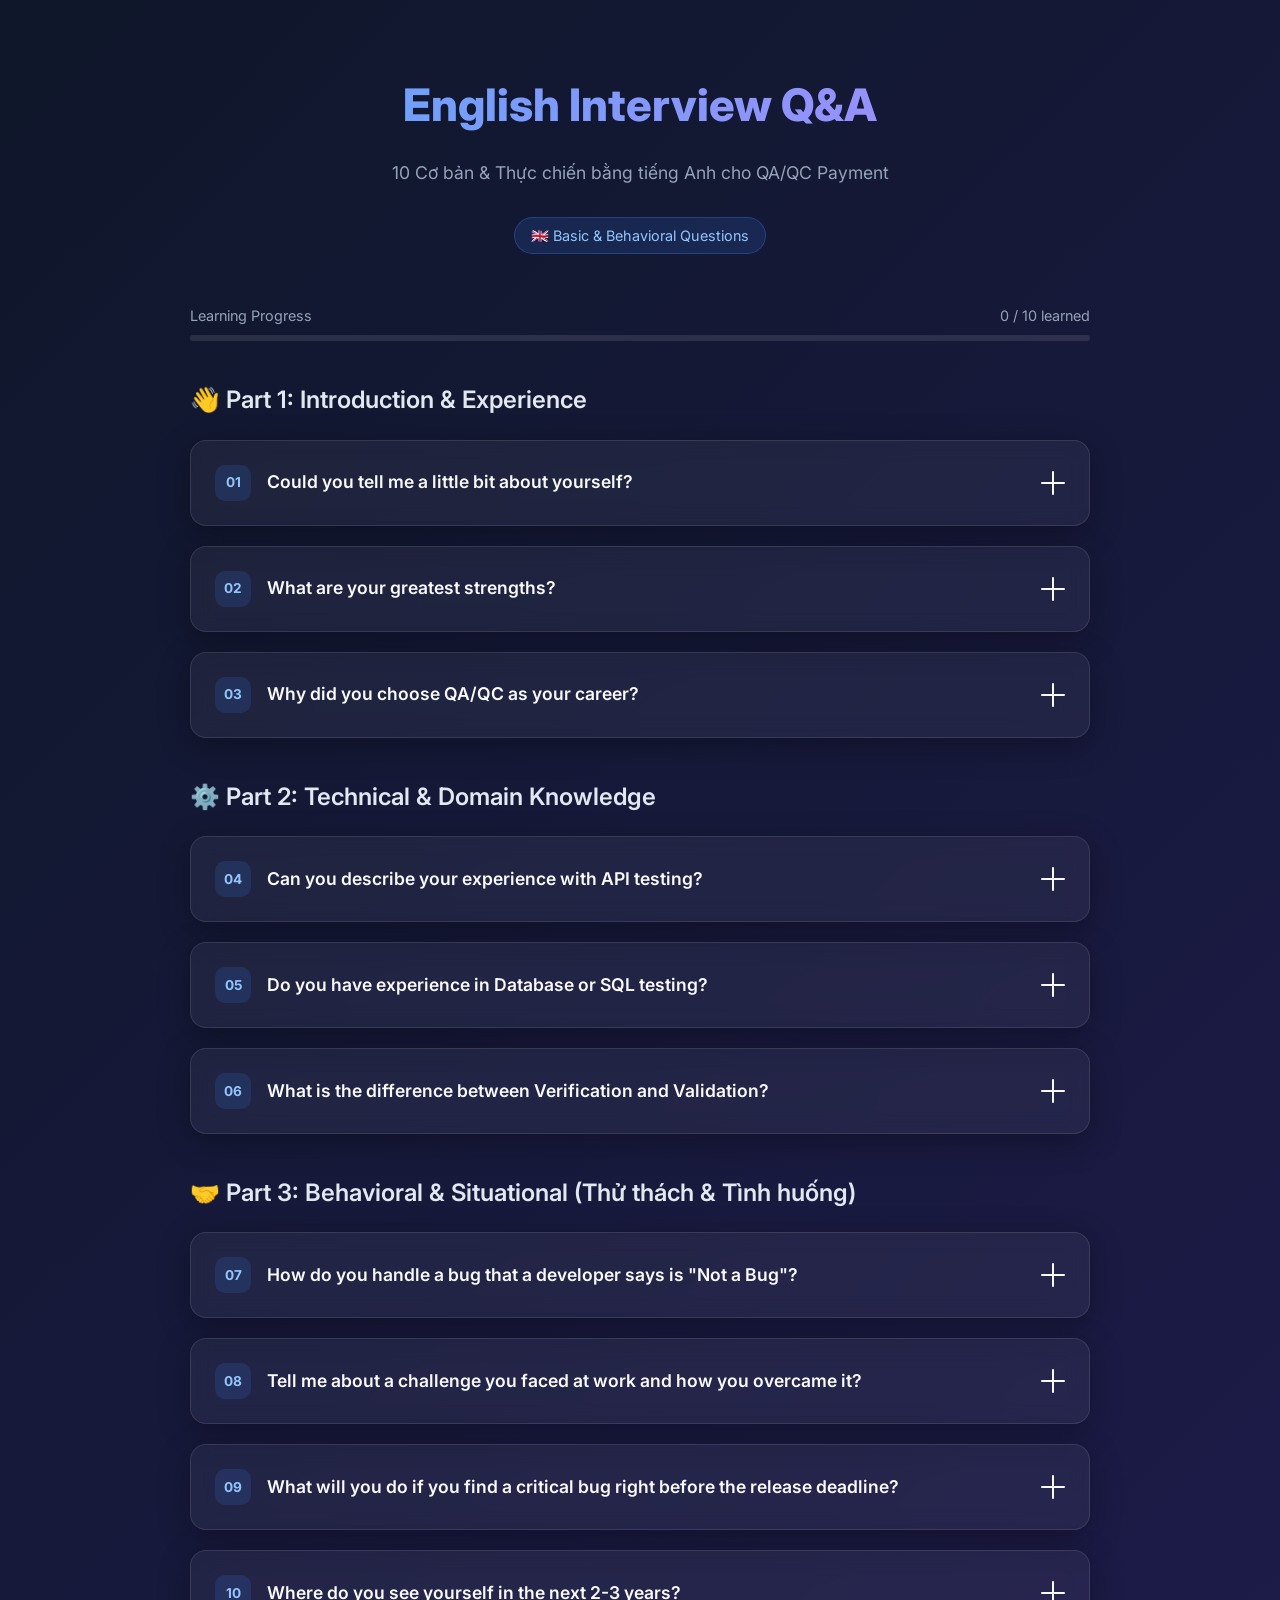
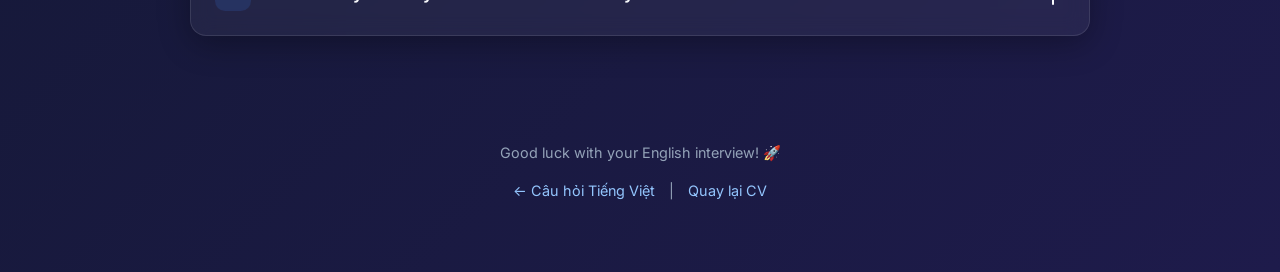
<file: interview/interview_en.html>
<!DOCTYPE html>
<html lang="en">

<head>
    <meta charset="UTF-8">
    <meta name="viewport" content="width=device-width, initial-scale=1.0">
    <title>Basic English Q&A - QA/QC</title>
    <link href="https://fonts.googleapis.com/css2?family=Inter:wght@400;500;600;700;800&display=swap" rel="stylesheet">
    <style>
        :root {
            --primary-color: #3b82f6;
            --primary-hover: #2563eb;
            --bg-gradient-start: #0f172a;
            --bg-gradient-end: #1e1b4b;
            --text-main: #f8fafc;
            --text-secondary: #94a3b8;
            --card-bg: rgba(255, 255, 255, 0.05);
            --card-border: rgba(255, 255, 255, 0.1);
            --accent-green: #10b981;
            --accent-orange: #f59e0b;
            --accent-red: #ef4444;
            --accent-cyan: #06b6d4;
        }

        * {
            box-sizing: border-box;
        }

        body {
            font-family: 'Inter', sans-serif;
            background: linear-gradient(135deg, var(--bg-gradient-start), var(--bg-gradient-end));
            min-height: 100vh;
            margin: 0;
            padding: 40px 20px;
            color: var(--text-main);
            line-height: 1.6;
        }

        .container {
            max-width: 900px;
            margin: 0 auto;
        }

        /* Header Animation */
        header {
            text-align: center;
            margin-bottom: 50px;
            animation: fadeInDown 0.8s ease-out;
        }

        header h1 {
            font-size: 2.8rem;
            font-weight: 800;
            background: linear-gradient(to right, #60a5fa, #a78bfa);
            -webkit-background-clip: text;
            -webkit-text-fill-color: transparent;
            margin-bottom: 10px;
        }

        header p {
            color: var(--text-secondary);
            font-size: 1.1rem;
        }

        .subtitle {
            display: inline-block;
            margin-top: 12px;
            padding: 6px 16px;
            background: rgba(59, 130, 246, 0.15);
            border: 1px solid rgba(59, 130, 246, 0.3);
            border-radius: 20px;
            font-size: 0.9rem;
            color: #93c5fd;
        }

        /* Progress Bar */
        .progress-bar {
            margin-bottom: 40px;
            animation: fadeIn 1s ease-out 0.5s backwards;
        }

        .progress-info {
            display: flex;
            justify-content: space-between;
            margin-bottom: 8px;
            font-size: 0.9rem;
            color: var(--text-secondary);
        }

        .progress-track {
            height: 6px;
            background: rgba(255, 255, 255, 0.1);
            border-radius: 3px;
            overflow: hidden;
        }

        .progress-fill {
            height: 100%;
            width: 0%;
            background: linear-gradient(to right, #60a5fa, #a78bfa);
            border-radius: 3px;
            transition: width 0.6s ease;
        }

        /* Category styling */
        .category-title {
            font-size: 1.5rem;
            font-weight: 600;
            margin: 40px 0 20px 0;
            color: #e2e8f0;
            display: flex;
            align-items: center;
            gap: 10px;
            animation: fadeIn 1s ease-out;
        }

        /* Accordion Styling */
        .accordion {
            background: var(--card-bg);
            border: 1px solid var(--card-border);
            border-radius: 16px;
            margin-bottom: 20px;
            backdrop-filter: blur(10px);
            box-shadow: 0 8px 32px 0 rgba(0, 0, 0, 0.3);
            overflow: hidden;
            transition: all 0.3s ease;
            animation: slideUp 0.6s ease-out backwards;
        }

        .accordion:hover {
            border-color: rgba(255, 255, 255, 0.2);
            transform: translateY(-2px);
            box-shadow: 0 12px 40px 0 rgba(0, 0, 0, 0.4);
        }

        .accordion.active {
            border-color: rgba(59, 130, 246, 0.4);
        }

        .accordion.done {
            border-color: rgba(16, 185, 129, 0.3);
        }

        .accordion.done .accordion-header .q-number {
            background: rgba(16, 185, 129, 0.2);
            color: var(--accent-green);
        }

        .accordion:nth-child(2) { animation-delay: 0.1s; }
        .accordion:nth-child(3) { animation-delay: 0.2s; }
        .accordion:nth-child(4) { animation-delay: 0.3s; }
        .accordion:nth-child(5) { animation-delay: 0.4s; }

        .accordion-header {
            width: 100%;
            padding: 24px;
            background: transparent;
            border: none;
            color: var(--text-main);
            font-size: 1.1rem;
            font-weight: 600;
            text-align: left;
            cursor: pointer;
            display: flex;
            justify-content: space-between;
            align-items: center;
            gap: 16px;
            font-family: inherit;
            line-height: 1.5;
        }

        .q-number {
            flex-shrink: 0;
            width: 36px;
            height: 36px;
            display: flex;
            align-items: center;
            justify-content: center;
            background: rgba(59, 130, 246, 0.15);
            color: #93c5fd;
            border-radius: 10px;
            font-size: 0.85rem;
            font-weight: 700;
        }

        .q-text {
            flex: 1;
        }

        .icon {
            flex-shrink: 0;
            width: 24px;
            height: 24px;
            position: relative;
            transition: transform 0.3s ease;
        }

        .icon::before,
        .icon::after {
            content: '';
            position: absolute;
            background-color: var(--text-main);
            border-radius: 2px;
            transition: transform 0.3s ease;
        }

        .icon::before {
            top: 11px;
            left: 0;
            width: 24px;
            height: 2px;
        }

        .icon::after {
            top: 0;
            left: 11px;
            width: 2px;
            height: 24px;
        }

        .accordion.active .icon {
            transform: rotate(180deg);
        }

        .accordion.active .icon::after {
            transform: scaleY(0);
        }

        .accordion-content {
            max-height: 0;
            overflow: hidden;
            transition: max-height 0.4s cubic-bezier(0, 1, 0, 1);
            background: rgba(0, 0, 0, 0.2);
        }

        .accordion.active .accordion-content {
            max-height: 3000px;
            transition: max-height 0.8s ease-in-out;
        }

        .content-inner {
            padding: 0 24px 24px 24px;
        }

        /* Inner Content Styling */
        .answer-box {
            margin-top: 15px;
            color: #cbd5e1;
            font-size: 1.05rem;
        }

        .answer-box > p:first-child {
            color: #e2e8f0;
            font-weight: 600;
            margin-bottom: 10px;
            display: flex;
            align-items: center;
            gap: 8px;
        }

        .highlight-tip {
            margin-top: 20px;
            padding: 16px;
            background: rgba(59, 130, 246, 0.1);
            border-left: 4px solid var(--primary-color);
            border-radius: 0 8px 8px 0;
        }

        .highlight-tip strong {
            color: #60a5fa;
            display: flex;
            align-items: center;
            gap: 8px;
            margin-bottom: 8px;
        }

        .keyword {
            color: #fbbf24;
            font-weight: 600;
        }

        .english-ans {
            background: rgba(255, 255, 255, 0.03);
            border: 1px dashed rgba(255, 255, 255, 0.1);
            padding: 15px;
            border-radius: 8px;
            font-style: italic;
            color: #f1f5f9;
            margin-bottom: 15px;
        }

        /* Mark done button */
        .mark-done-btn {
            margin-top: 20px;
            padding: 8px 20px;
            background: rgba(16, 185, 129, 0.15);
            border: 1px solid rgba(16, 185, 129, 0.3);
            color: #6ee7b7;
            border-radius: 8px;
            cursor: pointer;
            font-family: inherit;
            font-size: 0.9rem;
            font-weight: 500;
            transition: all 0.2s ease;
        }

        .mark-done-btn:hover {
            background: rgba(16, 185, 129, 0.25);
            transform: scale(1.02);
        }

        .mark-done-btn.is-done {
            background: rgba(16, 185, 129, 0.3);
            color: #a7f3d0;
        }

        /* Footer */
        footer {
            text-align: center;
            margin-top: 60px;
            padding: 30px;
            color: var(--text-secondary);
            font-size: 0.9rem;
            animation: fadeIn 1s ease-out 1s backwards;
        }

        footer a {
            color: #93c5fd;
            text-decoration: none;
            margin: 0 10px;
        }

        footer a:hover {
            text-decoration: underline;
        }

        /* Animations */
        @keyframes fadeInDown {
            from { opacity: 0; transform: translateY(-20px); }
            to { opacity: 1; transform: translateY(0); }
        }
        @keyframes fadeIn {
            from { opacity: 0; }
            to { opacity: 1; }
        }
        @keyframes slideUp {
            from { opacity: 0; transform: translateY(20px); }
            to { opacity: 1; transform: translateY(0); }
        }

        /* Responsive */
        @media (max-width: 600px) {
            header h1 { font-size: 2rem; }
            .accordion-header { font-size: 1rem; padding: 18px; }
            .q-number { width: 30px; height: 30px; font-size: 0.75rem; }
        }
    </style>
</head>

<body>

    <div class="container">
        <header>
            <h1>English Interview Q&A</h1>
            <p>10 Cơ bản & Thực chiến bằng tiếng Anh cho QA/QC Payment</p>
            <span class="subtitle">🇬🇧 Basic & Behavioral Questions</span>
        </header>

        <!-- Progress -->
        <div class="progress-bar">
            <div class="progress-info">
                <span>Learning Progress</span>
                <span id="progress-text">0 / 10 learned</span>
            </div>
            <div class="progress-track">
                <div class="progress-fill" id="progress-fill"></div>
            </div>
        </div>

        <!-- ==================== PART 1 ==================== -->
        <h2 class="category-title">👋 Part 1: Introduction & Experience</h2>

        <!-- Q1 -->
        <div class="accordion" data-q="1">
            <button class="accordion-header">
                <span class="q-number">01</span>
                <span class="q-text">Could you tell me a little bit about yourself?</span>
                <span class="icon"></span>
            </button>
            <div class="accordion-content">
                <div class="content-inner">
                    <div class="answer-box">
                        <p>🗣️ Suggested Answer / Câu trả lời gợi ý:</p>
                        <div class="english-ans">
                            "Yes. My name is Thu. I have over 3 years of experience as a QA/QC Engineer, heavily focused on ERP management systems, E-wallets, and payment platforms.<br><br>
                            Currently, I work at ATOM SOLUTION, where my main focus is on manual testing and API testing for multi-modal payment methods. In addition, I am actively learning database verification and automation tools like Playwright to expand my skillset."
                        </div>
                    </div>
                    <div class="highlight-tip">
                        <strong>💡 Tips (Mẹo):</strong>
                        Đừng kể lể về gia đình hay sở thích. Hãy đi thẳng vào: <span class="keyword">Số năm kinh nghiệm + Domain hiện tại (Payment/ERP) + Kỹ năng nổi bật (API, SQL, Automation)</span>.
                    </div>
                    <button class="mark-done-btn" onclick="toggleDone(this)">✅ Mark as Learned</button>
                </div>
            </div>
        </div>

        <!-- Q2 -->
        <div class="accordion" data-q="2">
            <button class="accordion-header">
                <span class="q-number">02</span>
                <span class="q-text">What are your greatest strengths?</span>
                <span class="icon"></span>
            </button>
            <div class="accordion-content">
                <div class="content-inner">
                    <div class="answer-box">
                        <p>🗣️ Suggested Answer / Câu trả lời gợi ý:</p>
                        <div class="english-ans">
                            "I would say my biggest strengths are my documentation skills and attention to detail. In payment systems, a small mistake can cause financial loss, so I always create strict test cases and checklists to ensure data integrity.<br><br>
                            Besides, I am a fast learner and constantly seeking self-improvement. Currently, I am dedicating my free time to learning automation testing with Playwright to prepare for future requirements."
                        </div>
                    </div>
                    <div class="highlight-tip">
                        <strong>💡 Tips (Mẹo):</strong>
                        Gắn điểm mạnh của bạn với yêu cầu của ngành Payment: <span class="keyword">Sự cẩn thận (attention to detail)</span> và <span class="keyword">tính an toàn dữ liệu (data integrity)</span>.
                    </div>
                    <button class="mark-done-btn" onclick="toggleDone(this)">✅ Mark as Learned</button>
                </div>
            </div>
        </div>

        <!-- Q3 -->
        <div class="accordion" data-q="3">
            <button class="accordion-header">
                <span class="q-number">03</span>
                <span class="q-text">Why did you choose QA/QC as your career?</span>
                <span class="icon"></span>
            </button>
            <div class="accordion-content">
                <div class="content-inner">
                    <div class="answer-box">
                        <p>🗣️ Suggested Answer / Câu trả lời gợi ý:</p>
                        <div class="english-ans">
                            "I have a passion for solving problems and delivering high-quality products to users. I enjoy the process of breaking things logically to find hidden bugs before they reach the customers.<br><br>
                            Also, my background and critical thinking skills perfectly align with the mindset needed for testing."
                        </div>
                    </div>
                    <div class="highlight-tip">
                        <strong>💡 Tips (Mẹo):</strong>
                        Nhấn mạnh sự đam mê (passion) trong việc tìm bug và bảo vệ trải nghiệm người dùng.
                    </div>
                    <button class="mark-done-btn" onclick="toggleDone(this)">✅ Mark as Learned</button>
                </div>
            </div>
        </div>

        <!-- ==================== PART 2 ==================== -->
        <h2 class="category-title">⚙️ Part 2: Technical & Domain Knowledge</h2>

        <!-- Q4 -->
        <div class="accordion" data-q="4">
            <button class="accordion-header">
                <span class="q-number">04</span>
                <span class="q-text">Can you describe your experience with API testing?</span>
                <span class="icon"></span>
            </button>
            <div class="accordion-content">
                <div class="content-inner">
                    <div class="answer-box">
                        <p>🗣️ Suggested Answer / Câu trả lời gợi ý:</p>
                        <div class="english-ans">
                            "Yes, I have strong experience in API testing. I mainly use Postman and Swagger.<br><br>
                            For payment gateways, I often simulate requests to create orders and mock callback responses from the bank to verify if our system updates the transaction status correctly. I also check status codes, response times, and data fields."
                        </div>
                    </div>
                    <div class="highlight-tip">
                        <strong>💡 Tips (Mẹo):</strong>
                        Nhắc đến các công cụ cụ thể (<span class="keyword">Postman, Swagger</span>) và bối cảnh thực tế (<span class="keyword">mock callback responses</span>) để chứng minh bạn thực sự đã làm.
                    </div>
                    <button class="mark-done-btn" onclick="toggleDone(this)">✅ Mark as Learned</button>
                </div>
            </div>
        </div>

        <!-- Q5 -->
        <div class="accordion" data-q="5">
            <button class="accordion-header">
                <span class="q-number">05</span>
                <span class="q-text">Do you have experience in Database or SQL testing?</span>
                <span class="icon"></span>
            </button>
            <div class="accordion-content">
                <div class="content-inner">
                    <div class="answer-box">
                        <p>🗣️ Suggested Answer / Câu trả lời gợi ý:</p>
                        <div class="english-ans">
                            "I have a fundamental understanding of SQL and am familiar with basic commands like SELECT, JOIN, and GROUP BY.<br><br>
                            Since my current role focuses mostly on UI and API testing, I haven't had the chance to apply SQL deeply in a real project yet. However, I am a fast learner, and I am very eager to jump in and practice database verification if my new team needs it."
                        </div>
                    </div>
                    <div class="highlight-tip">
                        <strong>💡 Tips (Mẹo):</strong>
                        Nhà tuyển dụng trân trọng sự trung thực. Hãy thẳng thắn thừa nhận việc <span class="keyword">chưa có kinh nghiệm thực chiến</span> bằng cách ghi điểm nhờ tinh thần sẵn sàng học hỏi.
                    </div>
                    <button class="mark-done-btn" onclick="toggleDone(this)">✅ Mark as Learned</button>
                </div>
            </div>
        </div>

        <!-- Q6 -->
        <div class="accordion" data-q="6">
            <button class="accordion-header">
                <span class="q-number">06</span>
                <span class="q-text">What is the difference between Verification and Validation?</span>
                <span class="icon"></span>
            </button>
            <div class="accordion-content">
                <div class="content-inner">
                    <div class="answer-box">
                        <p>🗣️ Suggested Answer / Câu trả lời gợi ý:</p>
                        <div class="english-ans">
                            "Verification means checking documents, designs, or code to ensure we are building the product right. It is a static process without running the software.<br><br>
                            Validation means executing the actual software to ensure it meets the customer's requirements. This answers the question: Are we building the right product?"
                        </div>
                    </div>
                    <div class="highlight-tip">
                        <strong>💡 Tips (Mẹo):</strong>
                        Đây là câu hỏi lý thuyết kinh điển của ISTQB. Hãy nhớ: <span class="keyword">Verification = Không chạy code (Review doc). Validation = Chạy code (Test UI/API)</span>.
                    </div>
                    <button class="mark-done-btn" onclick="toggleDone(this)">✅ Mark as Learned</button>
                </div>
            </div>
        </div>

        <!-- ==================== PART 3 ==================== -->
        <h2 class="category-title">🤝 Part 3: Behavioral & Situational (Thử thách & Tình huống)</h2>

        <!-- Q7 -->
        <div class="accordion" data-q="7">
            <button class="accordion-header">
                <span class="q-number">07</span>
                <span class="q-text">How do you handle a bug that a developer says is "Not a Bug"?</span>
                <span class="icon"></span>
            </button>
            <div class="accordion-content">
                <div class="content-inner">
                    <div class="answer-box">
                        <p>🗣️ Suggested Answer / Câu trả lời gợi ý:</p>
                        <div class="english-ans">
                            "First, I don't argue. I double-check the requirements and API documentation to make sure I am right.<br><br>
                            Then, I will provide clear evidence like screenshots, video records, or Postman logs. Finally, I organize a quick meeting with the Developer and the Business Analyst (BA) to clarify the expected behavior and reach an agreement."
                        </div>
                    </div>
                    <div class="highlight-tip">
                        <strong>💡 Tips (Mẹo):</strong>
                        Thể hiện sự chuyên nghiệp, không cãi vã. Luôn giải quyết dựa trên <span class="keyword">tài liệu (Specs)</span> và <span class="keyword">Bằng chứng (Evidence)</span>.
                    </div>
                    <button class="mark-done-btn" onclick="toggleDone(this)">✅ Mark as Learned</button>
                </div>
            </div>
        </div>

        <!-- Q8 -->
        <div class="accordion" data-q="8">
            <button class="accordion-header">
                <span class="q-number">08</span>
                <span class="q-text">Tell me about a challenge you faced at work and how you overcame it?</span>
                <span class="icon"></span>
            </button>
            <div class="accordion-content">
                <div class="content-inner">
                    <div class="answer-box">
                        <p>🗣️ Suggested Answer / Câu trả lời gợi ý:</p>
                        <div class="english-ans">
                            "A big challenge was when we tested with a new bank partner, but their staging environment was unstable and frequently offline. It blocked our progress.<br><br>
                            To solve this, I studied their API documentation and created mock servers using Postman. This allowed my team to continue testing our internal callback logic independently without waiting for the bank."
                        </div>
                    </div>
                    <div class="highlight-tip">
                        <strong>💡 Tips (Mẹo):</strong>
                        Dùng cấu trúc STAR (Tình huống -> Mục tiêu -> Hành động -> Kết quả). Hành động tạo <span class="keyword">Mock Server</span> thể hiện sự chủ động của bạn.
                    </div>
                    <button class="mark-done-btn" onclick="toggleDone(this)">✅ Mark as Learned</button>
                </div>
            </div>
        </div>

        <!-- Q9 -->
        <div class="accordion" data-q="9">
            <button class="accordion-header">
                <span class="q-number">09</span>
                <span class="q-text">What will you do if you find a critical bug right before the release deadline?</span>
                <span class="icon"></span>
            </button>
            <div class="accordion-content">
                <div class="content-inner">
                    <div class="answer-box">
                        <p>🗣️ Suggested Answer / Câu trả lời gợi ý:</p>
                        <div class="english-ans">
                            "If it's a critical bug, especially in the payment flow, my priority is to report it immediately to the Project Manager and the Dev team.<br><br>
                            I will provide all reproduction steps and logs. We must assess the risk together. If the bug causes financial loss or crashes the system, I will suggest delaying the release. Product quality and safety must always come first."
                        </div>
                    </div>
                    <div class="highlight-tip">
                        <strong>💡 Tips (Mẹo):</strong>
                        Với hệ thống thanh toán, Không được thỏa hiệp với lỗi nghiêm trọng. Thể hiện quan điểm mạnh mẽ: <span class="keyword">"Product quality and safety must always come first"</span>.
                    </div>
                    <button class="mark-done-btn" onclick="toggleDone(this)">✅ Mark as Learned</button>
                </div>
            </div>
        </div>

        <!-- Q10 -->
        <div class="accordion" data-q="10">
            <button class="accordion-header">
                <span class="q-number">10</span>
                <span class="q-text">Where do you see yourself in the next 2-3 years?</span>
                <span class="icon"></span>
            </button>
            <div class="accordion-content">
                <div class="content-inner">
                    <div class="answer-box">
                        <p>🗣️ Suggested Answer / Câu trả lời gợi ý:</p>
                        <div class="english-ans">
                            "In the next two to three years, I want to continue developing my expertise as a QA Engineer specializing in Payment systems.<br><br>
                            While manual testing and product flow analysis are my core strengths, my immediate goal is to successfully transition my current Playwright learning into real automation projects. I also hope to take on more responsibilities, like training freshers."
                        </div>
                    </div>
                    <div class="highlight-tip">
                        <strong>💡 Tips (Mẹo):</strong>
                        Cho thấy định hướng rõ ràng và gắn với nội dung công việc JD yêu cầu: phát triển Automation nhưng không bỏ quên Manual/Nghiệp vụ.
                    </div>
                    <button class="mark-done-btn" onclick="toggleDone(this)">✅ Mark as Learned</button>
                </div>
            </div>
        </div>

        <footer>
            <p>Good luck with your English interview! 🚀</p>
            <div style="margin-top: 15px;">
                <a href="interview.html">← Câu hỏi Tiếng Việt</a> |
                <a href="../index.html">Quay lại CV</a>
            </div>
        </footer>
    </div>

    <script>
        // Accordion Functionality
        document.querySelectorAll('.accordion-header').forEach(button => {
            button.addEventListener('click', () => {
                const accordion = button.parentElement;
                const isActive = accordion.classList.contains('active');

                if (!isActive) {
                    accordion.classList.add('active');
                } else {
                    accordion.classList.remove('active');
                }
            });
        });

        // Mark Done Functionality
        function toggleDone(btn) {
            const accordion = btn.closest('.accordion');
            const isDone = accordion.classList.toggle('done');

            if (isDone) {
                btn.textContent = '✅ Completed!';
                btn.classList.add('is-done');
            } else {
                btn.textContent = '✅ Mark as Learned';
                btn.classList.remove('is-done');
            }

            updateProgress();
            saveProgress();
        }

        // Progress Bar
        function updateProgress() {
            const total = document.querySelectorAll('.accordion[data-q]').length;
            const done = document.querySelectorAll('.accordion.done').length;
            const percentage = (done / total) * 100;

            document.getElementById('progress-fill').style.width = percentage + '%';
            document.getElementById('progress-text').textContent = `${done} / ${total} learned`;
        }

        // Save/Load Progress
        function saveProgress() {
            const doneQuestions = [];
            document.querySelectorAll('.accordion.done').forEach(acc => {
                doneQuestions.push(acc.dataset.q);
            });
            localStorage.setItem('interview-en-progress', JSON.stringify(doneQuestions));
        }

        function loadProgress() {
            const saved = localStorage.getItem('interview-en-progress');
            if (saved) {
                const doneQuestions = JSON.parse(saved);
                doneQuestions.forEach(q => {
                    const acc = document.querySelector(`.accordion[data-q="${q}"]`);
                    if (acc) {
                        acc.classList.add('done');
                        const btn = acc.querySelector('.mark-done-btn');
                        if (btn) {
                            btn.textContent = '✅ Completed!';
                            btn.classList.add('is-done');
                        }
                    }
                });
                updateProgress();
            }
        }

        // Initialize
        loadProgress();
    </script>
</body>

</html>
</file>
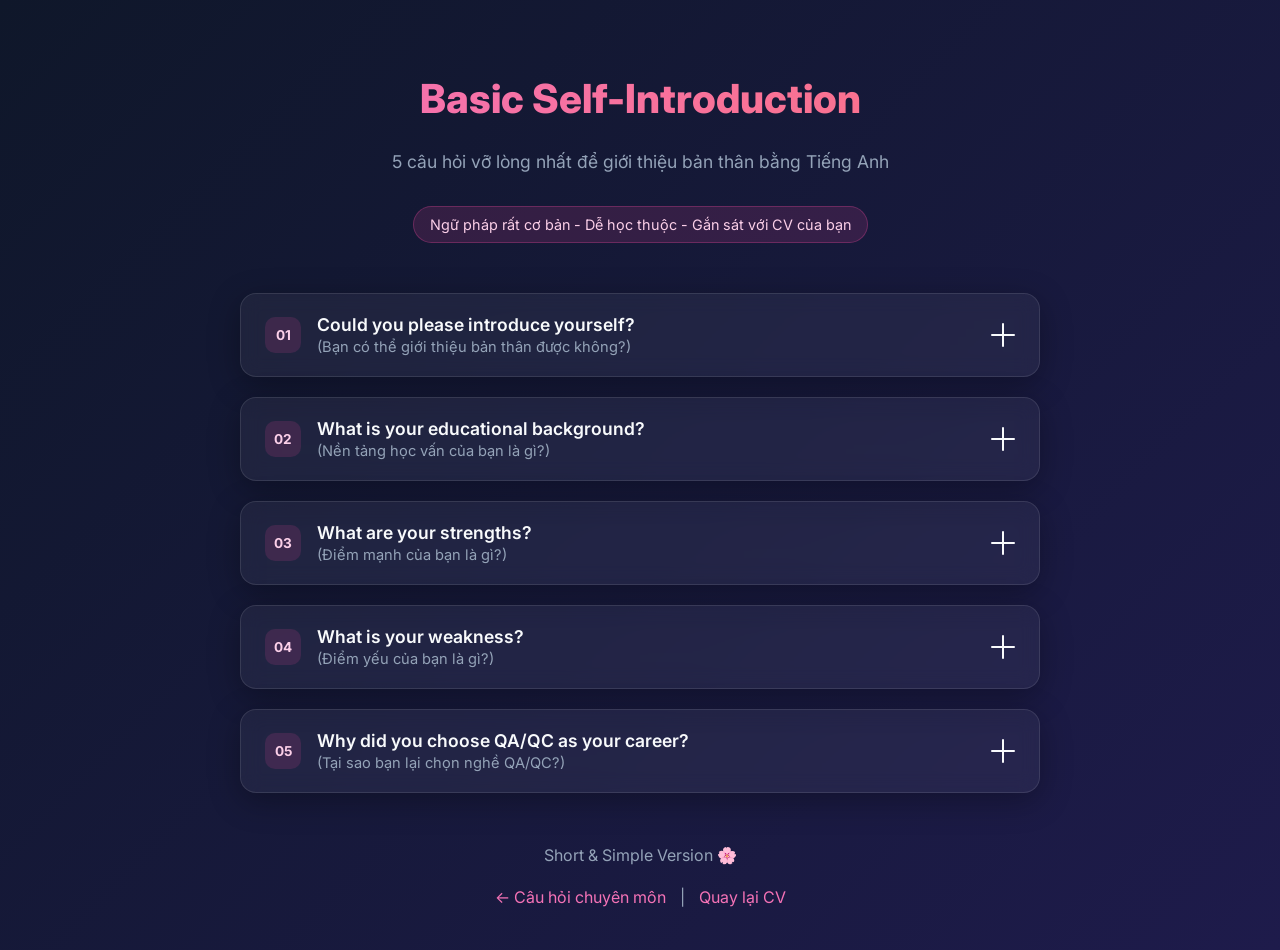
<file: interview/intro_basic_en.html>
<!DOCTYPE html>
<html lang="en">

<head>
    <meta charset="UTF-8">
    <meta name="viewport" content="width=device-width, initial-scale=1.0">
    <title>Basic Intro - QA/QC</title>
    <link href="https://fonts.googleapis.com/css2?family=Inter:wght@400;500;600;700;800&display=swap" rel="stylesheet">
    <style>
        :root {
            --primary-color: #ec4899;
            --primary-hover: #db2777;
            --bg-gradient-start: #0f172a;
            --bg-gradient-end: #1e1b4b;
            --text-main: #f8fafc;
            --text-secondary: #94a3b8;
            --card-bg: rgba(255, 255, 255, 0.05);
            --card-border: rgba(255, 255, 255, 0.1);
            --accent-green: #10b981;
        }

        * {
            box-sizing: border-box;
        }

        body {
            font-family: 'Inter', sans-serif;
            background: linear-gradient(135deg, var(--bg-gradient-start), var(--bg-gradient-end));
            min-height: 100vh;
            margin: 0;
            padding: 40px 20px;
            color: var(--text-main);
            line-height: 1.6;
        }

        .container {
            max-width: 800px;
            margin: 0 auto;
        }

        header {
            text-align: center;
            margin-bottom: 50px;
            animation: fadeInDown 0.8s ease-out;
        }

        header h1 {
            font-size: 2.5rem;
            font-weight: 800;
            background: linear-gradient(to right, #f472b6, #fb7185);
            -webkit-background-clip: text;
            background-clip: text;
            -webkit-text-fill-color: transparent;
            margin-bottom: 10px;
        }

        header p {
            color: var(--text-secondary);
            font-size: 1.1rem;
        }

        .subtitle {
            display: inline-block;
            margin-top: 12px;
            padding: 6px 16px;
            background: rgba(236, 72, 153, 0.15);
            border: 1px solid rgba(236, 72, 153, 0.3);
            border-radius: 20px;
            font-size: 0.9rem;
            color: #fbcfe8;
        }

        .accordion {
            background: var(--card-bg);
            border: 1px solid var(--card-border);
            border-radius: 16px;
            margin-bottom: 20px;
            backdrop-filter: blur(10px);
            box-shadow: 0 8px 32px 0 rgba(0, 0, 0, 0.3);
            overflow: hidden;
            transition: all 0.3s ease;
            animation: slideUp 0.6s ease-out backwards;
        }

        .accordion:hover {
            border-color: rgba(255, 255, 255, 0.2);
            transform: translateY(-2px);
        }

        .accordion.active {
            border-color: rgba(236, 72, 153, 0.4);
        }

        .accordion:nth-child(2) {
            animation-delay: 0.1s;
        }

        .accordion:nth-child(3) {
            animation-delay: 0.2s;
        }

        .accordion:nth-child(4) {
            animation-delay: 0.3s;
        }

        .accordion:nth-child(5) {
            animation-delay: 0.4s;
        }

        .accordion:nth-child(6) {
            animation-delay: 0.5s;
        }

        .accordion-header {
            width: 100%;
            padding: 20px 24px;
            background: transparent;
            border: none;
            color: var(--text-main);
            font-size: 1.1rem;
            font-weight: 600;
            text-align: left;
            cursor: pointer;
            display: flex;
            justify-content: space-between;
            align-items: center;
            gap: 16px;
            font-family: inherit;
        }

        .q-number {
            flex-shrink: 0;
            width: 36px;
            height: 36px;
            display: flex;
            align-items: center;
            justify-content: center;
            background: rgba(236, 72, 153, 0.15);
            color: #fbcfe8;
            border-radius: 10px;
            font-size: 0.85rem;
            font-weight: 700;
        }

        .q-text {
            flex: 1;
        }

        .icon {
            flex-shrink: 0;
            width: 24px;
            height: 24px;
            position: relative;
            transition: transform 0.3s ease;
        }

        .icon::before,
        .icon::after {
            content: '';
            position: absolute;
            background-color: var(--text-main);
            border-radius: 2px;
            transition: transform 0.3s ease;
        }

        .icon::before {
            top: 11px;
            left: 0;
            width: 24px;
            height: 2px;
        }

        .icon::after {
            top: 0;
            left: 11px;
            width: 2px;
            height: 24px;
        }

        .accordion.active .icon {
            transform: rotate(180deg);
        }

        .accordion.active .icon::after {
            transform: scaleY(0);
        }

        .accordion-content {
            max-height: 0;
            overflow: hidden;
            transition: max-height 0.4s cubic-bezier(0, 1, 0, 1);
            background: rgba(0, 0, 0, 0.2);
        }

        .accordion.active .accordion-content {
            max-height: 1000px;
            transition: max-height 0.8s ease-in-out;
        }

        .content-inner {
            padding: 0 24px 24px 24px;
        }

        .english-ans {
            background: rgba(255, 255, 255, 0.03);
            border: 1px dashed rgba(255, 255, 255, 0.1);
            padding: 20px;
            border-radius: 8px;
            font-size: 1.1rem;
            color: #f1f5f9;
            margin-top: 15px;
            line-height: 1.7;
        }

        .pronunciation {
            margin-top: 12px;
            color: #bef264;
            font-size: 1rem;
            border-left: 3px solid #65a30d;
            background: rgba(101, 163, 13, 0.05);
            padding: 10px 15px;
            border-radius: 0 6px 6px 0;
            line-height: 1.5;
        }

        .vietnamese-trans {
            margin-top: 15px;
            color: #94a3b8;
            font-size: 0.95rem;
            padding-left: 10px;
            border-left: 3px solid #64748b;
        }

        .keyword {
            color: #fce7f3;
            font-weight: 600;
            background: rgba(236, 72, 153, 0.3);
            padding: 2px 6px;
            border-radius: 4px;
        }

        footer {
            text-align: center;
            margin-top: 50px;
            color: var(--text-secondary);
        }

        footer a {
            color: #f472b6;
            text-decoration: none;
            margin: 0 10px;
        }

        footer a:hover {
            text-decoration: underline;
        }

        @keyframes fadeInDown {
            from {
                opacity: 0;
                transform: translateY(-20px);
            }

            to {
                opacity: 1;
                transform: translateY(0);
            }
        }

        @keyframes slideUp {
            from {
                opacity: 0;
                transform: translateY(20px);
            }

            to {
                opacity: 1;
                transform: translateY(0);
            }
        }
    </style>
</head>

<body>

    <div class="container">
        <header>
            <h1>Basic Self-Introduction</h1>
            <p>5 câu hỏi vỡ lòng nhất để giới thiệu bản thân bằng Tiếng Anh</p>
            <span class="subtitle">Ngữ pháp rất cơ bản - Dễ học thuộc - Gắn sát với CV của bạn</span>
        </header>

        <!-- Q1 -->
        <div class="accordion">
            <button class="accordion-header">
                <span class="q-number">01</span>
                <span class="q-text">Could you please introduce yourself? <br><small
                        style="color: #94a3b8; font-weight: normal;">(Bạn có thể giới thiệu bản thân được
                        không?)</small></span>
                <span class="icon"></span>
            </button>
            <div class="accordion-content">
                <div class="content-inner">
                    <div class="english-ans">
                        "Hello. My name is Thu. I have <span class="keyword">over 3 years of experience</span> as a
                        QA/QC Engineer.<br><br>
                        Currently, I am working at ATOM SOLUTION, testing Payment and ERP systems. I am a careful person
                        and I always try my best at work. Nice to meet you!"
                    </div>
                    <div class="pronunciation">
                        <audio controls src="q1.m4a" style="width: 100%; height: 35px; border-radius: 6px; margin-bottom: 8px;"></audio><br>
                        <strong>🗣️ Cách đọc:</strong> "Hế-lô. Mai nêm is Thư. Ai hép ô-vờ đờ-ri dia x-ợp ích-x-pía-ri-ần-x(s) ét ờ kiu-ây/kiu-xi en-gi-nia.<br><br>
                        Cơ-rần-li, ai em guốc-kình ét A-tôm xô-lu-sần, tét-tinh Pây-mần en i-a-pi xít-tầm-x(s). Ai em ờ ke-phun pơ-sần en ai o-goây choai mai bét ét guốc. Nai tu mít du!"
                    </div>
                    <div class="vietnamese-trans">
                        <strong>Dịch nghĩa:</strong> "Xin chào. Tôi tên là Thư. Tôi có hơn 3 năm kinh nghiệm làm kỹ sư
                        quản lý chất lượng.<br><br>
                        Hiện tại, tôi đang làm việc tại ATOM SOLUTION, kiểm thử các hệ thống thanh toán và ERP. Tôi là
                        một người cẩn thận và luôn cố gắng hết sức trong công việc. Rất vui được gặp các bạn!"
                    </div>
                </div>
            </div>
        </div>

        <!-- Q2 -->
        <div class="accordion">
            <button class="accordion-header">
                <span class="q-number">02</span>
                <span class="q-text">What is your educational background? <br><small
                        style="color: #94a3b8; font-weight: normal;">(Nền tảng học vấn của bạn là gì?)</small></span>
                <span class="icon"></span>
            </button>
            <div class="accordion-content">
                <div class="content-inner">
                    <div class="english-ans">
                        "I studied at <span class="keyword">Nong Lam University</span>. During that time, I also
                        completed a professional Software Testing course at <span class="keyword">FPT Software
                            Academy</span> to build a strong foundation for my career."
                    </div>
                    <div class="pronunciation">
                        <audio controls src="q2.m4a" style="width: 100%; height: 35px; border-radius: 6px; margin-bottom: 8px;"></audio><br>
                        <strong>🗣️ Cách đọc:</strong> "Ai xta-đi-ựt ét Nông Lâm du-ni-vơ-xi-ti. Điu-rinh đát tham, ai ôn-xô căm-pờ-lít-ựt ờ pờ-rô-phét-sần-nồ xóp-goe test-tinh cóc (course) ét FPT xóp-goe a-ca-đê-mi tu biu(l) ờ xt-riong phao-đây-sần pho mai cờ-ria."
                    </div>
                    <div class="vietnamese-trans">
                        <strong>Dịch nghĩa:</strong> "Tôi đã học tại trường Đại học Nông Lâm. Trong thời gian đó, tôi
                        cũng hoàn thành một khóa học Kiểm thử phần mềm chuyên nghiệp tại FPT Software Academy để xây
                        dựng nền tảng vững chắc cho sự nghiệp."
                    </div>
                </div>
            </div>
        </div>

        <!-- Q3 -->
        <div class="accordion">
            <button class="accordion-header">
                <span class="q-number">03</span>
                <span class="q-text">What are your strengths? <br><small
                        style="color: #94a3b8; font-weight: normal;">(Điểm mạnh của bạn là gì?)</small></span>
                <span class="icon"></span>
            </button>
            <div class="accordion-content">
                <div class="content-inner">
                    <div class="english-ans">
                        "My biggest strength is my <span class="keyword">attention to detail</span>. In software
                        testing, it's very important to catch small bugs before users find them.<br><br>
                        Also, I am a <span class="keyword">fast learner</span> and I have good communication skills to
                        work well with developers."
                    </div>
                    <div class="pronunciation">
                        <audio controls src="q3.m4a" style="width: 100%; height: 35px; border-radius: 6px; margin-bottom: 8px;"></audio><br>
                        <strong>🗣️ Cách đọc:</strong> "Mai bích-gít xt-reng is mai ợt-ten-sần tu đi-têu(l). In xóp-goe test-tình, ít is ve-ri im-pó-tần tu cát-ch(s) xmôn bấc bi-pho du-dờ phai (find) đem.<br><br>
                        Ôn-xô, ai em ờ phát lơ-nờ en ai hép gút căm-miu-ni-cây-sần x-kiu-x(s) tu guốc geo guýt đi-ve-lốp-pờ-x(s)."
                    </div>
                    <div class="vietnamese-trans">
                        <strong>Dịch nghĩa:</strong> "Điểm mạnh lớn nhất của tôi là sự chú ý đến từng chi tiết. Trong
                        kiểm thử phần mềm, việc bắt được các lỗi nhỏ trước khi người dùng phát hiện là rất quan
                        trọng.<br><br>
                        Ngoài ra, tôi học hỏi nhanh và có kỹ năng giao tiếp tốt để làm việc hiệu quả với các lập trình
                        viên."
                    </div>
                </div>
            </div>
        </div>

        <!-- Q4 -->
        <div class="accordion">
            <button class="accordion-header">
                <span class="q-number">04</span>
                <span class="q-text">What is your weakness? <br><small
                        style="color: #94a3b8; font-weight: normal;">(Điểm yếu của bạn là gì?)</small></span>
                <span class="icon"></span>
            </button>
            <div class="accordion-content">
                <div class="content-inner">
                    <div class="english-ans">
                        "Sometimes, I focus too much on details and want everything to be perfect. Another weakness is
                        that my English communication is <span class="keyword">not very fluent yet</span>.<br><br>
                        However, my reading and writing skills are good, and I am practicing spoken English every day to
                        improve."
                    </div>
                    <div class="pronunciation">
                        <audio controls src="q4.m4a" style="width: 100%; height: 35px; border-radius: 6px; margin-bottom: 8px;"></audio><br>
                        <strong>🗣️ Cách đọc:</strong> "Xăm-tham, ai phô-cớt tu mứt-ch(s) on đi-têu-x(s) en goăn ép-vơ-ri-thing tu bi pơ-phệch. Ân-na-đờ goích-nợt is đát mai i-lịch căm-miu-ni-cây-sần is nót ve-ri pờ-lu-ần diết.<br><br>
                        Hao-e-vờ, mai rít-đinh en goai-tinh x-kiu a gút, en ai em pờ-rắc-tít-xình xbốc-cần i-lịch e-vờ-ri đây tu im-pờ-ru!"
                    </div>
                    <div class="vietnamese-trans">
                        <strong>Dịch nghĩa:</strong> "Đôi khi, tôi tập trung quá nhiều vào chi tiết và muốn mọi thứ phải
                        hoàn hảo. Một điểm yếu nữa là giao tiếp tiếng Anh của tôi chưa thật sự lưu loát.<br><br>
                        Tuy nhiên, kỹ năng đọc và viết của tôi tốt, và tôi đang luyện nói tiếng Anh mỗi ngày để cải
                        thiện." (Lưu ý: Điểm yếu này rất chân thật và an toàn!).
                    </div>
                </div>
            </div>
        </div>

        <!-- Q5 -->
        <div class="accordion">
            <button class="accordion-header">
                <span class="q-number">05</span>
                <span class="q-text">Why did you choose QA/QC as your career? <br><small
                        style="color: #94a3b8; font-weight: normal;">(Tại sao bạn lại chọn nghề QA/QC?)</small></span>
                <span class="icon"></span>
            </button>
            <div class="accordion-content">
                <div class="content-inner">
                    <div class="english-ans">
                        "I love the process of finding problems and ensuring product quality. I enjoy <span
                            class="keyword">double-checking things</span> to make sure they work perfectly
                        safely.<br><br>
                        Being a QA engineer perfectly fits my careful and logical personality."
                    </div>
                    <div class="pronunciation">
                        <audio controls src="q5.m4a" style="width: 100%; height: 35px; border-radius: 6px; margin-bottom: 8px;"></audio><br>
                        <strong>🗣️ Cách đọc:</strong> "Ai lấp đờ pờ-rô-xét ợp phai-đinh pờ-rốp-lầm en en-sùa-rình pờ-rồ-đấc qua-li-ti. Ai in-doi đấp-bồ chếp-kình thing-x(s) tu mếch xua đây guốc pơ-phệch-li xép-li.<br><br>
                        Bi-inh ờ kiu-ây en-gi-nia pơ-phệch-li phít mai ke-phun en lô-di-cồ pơ-xần-na-li-ti."
                    </div>
                    <div class="vietnamese-trans">
                        <strong>Dịch nghĩa:</strong> "Tôi yêu thích quá trình tìm kiếm vấn đề và đảm bảo chất lượng sản
                        phẩm. Tôi thích kiểm tra đi kiểm tra lại mọi thứ để đảm bảo chúng hoạt động hoàn hảo và an
                        toàn.<br><br>
                        Trở thành một QA hoàn toàn phù hợp với tính cách cẩn thận và tư duy logic của tôi."
                    </div>
                </div>
            </div>
        </div>

        <footer>
            <p>Short & Simple Version 🌸</p>
            <a href="interview_en.html">← Câu hỏi chuyên môn</a> |
            <a href="../index.html">Quay lại CV</a>
        </footer>
    </div>

    <script>
        document.querySelectorAll('.accordion-header').forEach(button => {
            button.addEventListener('click', () => {
                const accordion = button.parentElement;
                const isActive = accordion.classList.contains('active');
                if (!isActive) { accordion.classList.add('active'); }
                else { accordion.classList.remove('active'); }
            });
        });
    </script>
</body>

</html>
</file>
<file: styles.css>
@import url('https://fonts.googleapis.com/css2?family=Inter:wght@400;500;600;700&display=swap');

:root {
    --text-color: #000000;
    --bg-color: #ffffff;
    --a4-width: 210mm;
    --a4-height: 297mm;
}

* {
    margin: 0;
    padding: 0;
    box-sizing: border-box;
}

body {
    font-family: 'Inter', sans-serif;
    background-color: #e5e7eb;
    color: var(--text-color);
    line-height: 1.35; 
    font-size: 11px; /* "Goldilocks" size: không quá to, không quá nhỏ */
    display: flex;
    justify-content: center;
    padding: 2rem 0;
}

.resume-container {
    width: var(--a4-width);
    min-height: var(--a4-height); 
    background-color: var(--bg-color);
    padding: 12mm 15mm; 
    box-shadow: 0 10px 30px rgba(0,0,0,0.15);
    display: flex;
    flex-direction: column;
}

/* Header Styles */
header {
    text-align: center;
    margin-bottom: 0.6rem;
    padding-bottom: 0.4rem;
    border-bottom: 2px solid #000;
}

header h1 {
    font-size: 24px; 
    font-weight: 800;
    letter-spacing: 0.15em; 
    margin-bottom: 0.1rem;
    text-transform: uppercase;
}

header h2 {
    font-size: 13px;
    font-weight: 700;
    margin-bottom: 0.2rem;
}

header p {
    font-style: italic;
    font-size: 11px;
    color: #222;
}

/* Section Common Styles */
section {
    margin-bottom: 0.6rem;
    padding-bottom: 0.4rem;
    border-bottom: 1px solid #000;
}

section.border-none {
    border-bottom: none;
    margin-bottom: 0;
    padding-bottom: 0;
}

section h3 {
    text-align: center;
    font-size: 14px;
    font-weight: 700;
    text-transform: uppercase;
    margin-bottom: 0.4rem;
}

.objective p {
    text-align: justify;
    font-size: 11px;
}

/* Typography styles */
h4 {
    font-size: 12px;
    font-weight: 700;
}

h5.underlined {
    font-size: 11.5px;
    font-weight: 700;
    text-decoration: underline;
    margin-top: 0.4rem;
    margin-bottom: 0.2rem;
}

/* Job/Experience Styles */
.job {
    margin-bottom: 0.4rem;
}

.job:last-child {
    margin-bottom: 0;
}

.job-header {
    display: flex;
    justify-content: space-between;
    align-items: baseline;
    margin-bottom: 0.1rem;
}

.date {
    font-weight: 700;
    font-size: 11px;
}

/* Lists */
ul {
    list-style-type: disc;
    margin-left: 1.2rem;
    margin-bottom: 0.2rem;
}

ul li {
    margin-bottom: 0.15rem;
    text-align: justify;
}

.sub-list {
    list-style-type: none;
    margin-left: 0.3rem;
    margin-top: 0.1rem;
}

.sub-list li {
    margin-bottom: 0.1rem;
}

/* Strengths Section */
.two-column {
    display: flex;
    justify-content: space-between;
    gap: 1.5rem;
}

.column {
    flex: 1;
}

.edu-details h4 {
    margin-bottom: 0.1rem;
}

.mb-0 {
    margin-bottom: 0 !important;
}

/* Highlight styling */
mark {
    background-color: transparent;
    font-weight: inherit;
}

/* ------------- BẢN IN PDF (Print / PDF Export) ------------- */
@media print {
    @page {
        size: A4 portrait;
        margin: 0; 
    }

    body {
        padding: 0;
        background-color: white;
        display: block;
    }

    .resume-container {
        width: 100%;
        height: 297mm; /* Cố định chiều cao A4 */
        margin: 0;
        padding: 10mm 15mm; /* Khoảng cách lề tuyệt đẹp */
        box-shadow: none; 
        border: none;
        overflow: hidden; /* Cấm tuyệt đối tràn sang trang 2 */
        page-break-after: avoid; 
        page-break-inside: avoid;
    }
}
</file>
<file: interview/styles.css>
:root {
    --primary-color: #6366f1;
    --primary-hover: #4f46e5;
    --bg-gradient-start: #0f172a;
    --bg-gradient-end: #1e1b4b;
    --text-main: #f8fafc;
    --text-secondary: #94a3b8;
    --card-bg: rgba(255, 255, 255, 0.05);
    --card-border: rgba(255, 255, 255, 0.1);
    --accent-green: #10b981;
    --accent-orange: #f59e0b;
}

* {
    box-sizing: border-box;
    margin: 0;
    padding: 0;
}

body {
    font-family: 'Inter', sans-serif;
    background: linear-gradient(135deg, var(--bg-gradient-start), var(--bg-gradient-end));
    min-height: 100vh;
    color: var(--text-main);
    display: flex;
    justify-content: center;
    align-items: center;
    overflow: hidden;
    position: relative;
}

/* Background blob decorations */
.bg-shape {
    position: absolute;
    filter: blur(100px);
    z-index: -1;
    opacity: 0.5;
}

.shape-1 {
    top: -100px;
    left: -100px;
    width: 400px;
    height: 400px;
    background: #6366f1;
    border-radius: 50%;
}

.shape-2 {
    bottom: -150px;
    right: -50px;
    width: 500px;
    height: 500px;
    background: #c084fc;
    border-radius: 50%;
}

.app-wrapper {
    width: 100%;
    max-width: 800px;
    padding: 20px;
    display: flex;
    flex-direction: column;
    height: 90vh;
}

/* Header & Progress */
header {
    margin-bottom: 30px;
}

.progress-bar {
    width: 100%;
    height: 6px;
    background: rgba(255,255,255,0.1);
    border-radius: 4px;
    overflow: hidden;
    margin-bottom: 15px;
}

.progress {
    height: 100%;
    background: linear-gradient(90deg, #818cf8, #c084fc);
    width: 20%;
    transition: width 0.4s ease;
}

.header-info {
    display: flex;
    justify-content: space-between;
    align-items: center;
    font-weight: 500;
}

.category-badge {
    background: rgba(99, 102, 241, 0.2);
    border: 1px solid rgba(99, 102, 241, 0.4);
    padding: 6px 12px;
    border-radius: 20px;
    font-size: 0.85rem;
    color: #a5b4fc;
}

/* Slider Container */
main {
    flex: 1;
    position: relative;
    perspective: 1000px;
}

/* Slide Cards */
.slide {
    position: absolute;
    top: 0;
    left: 0;
    width: 100%;
    height: 100%;
    opacity: 0;
    pointer-events: none;
    transform: translateX(50px) scale(0.95);
    transition: all 0.5s cubic-bezier(0.4, 0, 0.2, 1);
    display: flex;
    flex-direction: column;
}

.slide.active {
    opacity: 1;
    pointer-events: all;
    transform: translateX(0) scale(1);
    z-index: 10;
}

.slide.prev {
    transform: translateX(-50px) scale(0.95);
}

.question-card {
    background: var(--card-bg);
    border: 1px solid var(--card-border);
    backdrop-filter: blur(16px);
    border-radius: 20px;
    padding: 40px;
    box-shadow: 0 10px 40px rgba(0,0,0,0.3);
    text-align: center;
    flex-shrink: 0;
}

.question-card h2 {
    font-size: 1.6rem;
    font-weight: 700;
    line-height: 1.4;
    margin-bottom: 30px;
}

/* Reveal Answer Button */
.btn-reveal {
    background: transparent;
    border: 2px solid var(--primary-color);
    color: white;
    padding: 12px 30px;
    border-radius: 30px;
    font-size: 1.1rem;
    font-weight: 600;
    cursor: pointer;
    transition: all 0.3s;
    display: inline-flex;
    align-items: center;
    gap: 10px;
}

.btn-reveal:hover {
    background: var(--primary-color);
    box-shadow: 0 0 20px rgba(99, 102, 241, 0.4);
}

/* Answer Area */
.answer-area {
    margin-top: 20px;
    flex: 1;
    display: flex;
    flex-direction: column;
    gap: 15px;
    opacity: 0;
    transform: translateY(20px);
    pointer-events: none;
    transition: all 0.5s cubic-bezier(0.4, 0, 0.2, 1);
    background: var(--card-bg);
    border: 1px solid var(--card-border);
    backdrop-filter: blur(16px);
    border-radius: 20px;
    padding: 30px;
    overflow-y: auto;
}

/* Scrollbar styling */
.answer-area::-webkit-scrollbar {
    width: 6px;
}
.answer-area::-webkit-scrollbar-thumb {
    background-color: rgba(255,255,255,0.2);
    border-radius: 10px;
}

.slide.show-answer .answer-area {
    opacity: 1;
    transform: translateY(0);
    pointer-events: all;
}

.slide.show-answer .question-card {
    /* Optional: shrink question slightly when answer is shown */
    padding: 20px;
}

.slide.show-answer .question-card h2 {
    font-size: 1.2rem;
    margin-bottom: 0;
}

.slide.show-answer .btn-reveal {
    display: none;
}

.answer-content {
    font-size: 1.05rem;
    color: #e2e8f0;
    line-height: 1.7;
}

.answer-content ul {
    padding-left: 20px;
    margin-top: 10px;
}

.answer-content li {
    margin-bottom: 10px;
}

.highlight-tip {
    margin-top: 20px;
    padding: 16px;
    background: rgba(16, 185, 129, 0.1);
    border-left: 4px solid var(--accent-green);
    border-radius: 0 8px 8px 0;
}

.highlight-tip strong {
    color: var(--accent-green);
}

.keyword {
    color: #fbbf24;
    font-weight: 600;
}

/* Controls */
.controls {
    display: flex;
    justify-content: space-between;
    margin-top: 20px;
    padding-top: 20px;
    border-top: 1px solid rgba(255,255,255,0.1);
}

.nav-btn {
    background: rgba(255,255,255,0.1);
    border: none;
    color: white;
    padding: 12px 24px;
    border-radius: 12px;
    font-size: 1rem;
    font-weight: 600;
    cursor: pointer;
    transition: all 0.3s;
    display: flex;
    align-items: center;
    gap: 10px;
}

.nav-btn:hover:not(:disabled) {
    background: rgba(255,255,255,0.2);
}

.nav-btn.btn-primary {
    background: var(--primary-color);
}

.nav-btn.btn-primary:hover:not(:disabled) {
    background: var(--primary-hover);
    box-shadow: 0 0 15px rgba(99, 102, 241, 0.5);
}

.nav-btn:disabled {
    opacity: 0.3;
    cursor: not-allowed;
}

@media (max-width: 600px) {
    .question-card h2 { font-size: 1.3rem; }
    .answer-content { font-size: 0.95rem; }
    .nav-btn { padding: 10px 16px; font-size: 0.9rem; }
}
</file>
<file: v2/styles.css>
@import url('https://fonts.googleapis.com/css2?family=Inter:wght@400;500;600;700&display=swap');

:root {
    --text-color: #000000;
    --bg-color: #ffffff;
    --a4-width: 210mm;
    --a4-height: 297mm;
}

* {
    margin: 0;
    padding: 0;
    box-sizing: border-box;
}

body {
    font-family: 'Inter', sans-serif;
    background-color: #e5e7eb;
    color: var(--text-color);
    line-height: 1.35; 
    font-size: 11px;
    display: flex;
    justify-content: center;
    padding: 2rem 0;
}

.resume-container {
    width: var(--a4-width);
    min-height: var(--a4-height); 
    background-color: var(--bg-color);
    padding: 12mm 15mm; 
    box-shadow: 0 10px 30px rgba(0,0,0,0.15);
    display: flex;
    flex-direction: column;
}

/* Header Styles */
header {
    text-align: center;
    margin-bottom: 0.6rem;
    padding-bottom: 0.4rem;
    border-bottom: 2px solid #000;
}

header h1 {
    font-size: 24px; 
    font-weight: 800;
    letter-spacing: 0.15em; 
    margin-bottom: 0.1rem;
    text-transform: uppercase;
}

header h2 {
    font-size: 13px;
    font-weight: 700;
    margin-bottom: 0.2rem;
}

header p {
    font-style: italic;
    font-size: 11px;
    color: #222;
}

/* Section Common Styles */
section {
    margin-bottom: 0.6rem;
    padding-bottom: 0.3rem;
    border-bottom: 1px solid #000;
}

section.border-none {
    border-bottom: none;
    margin-bottom: 0;
    padding-bottom: 0;
}

section h3 {
    text-align: left;
    font-size: 14px;
    font-weight: 700;
    text-transform: uppercase;
    margin-bottom: 0.4rem;
}

.objective p {
    text-align: justify;
    font-size: 11px;
}

/* Typography styles */
h4 {
    font-size: 12px;
    font-weight: 700;
}

h5.underlined {
    font-size: 11.5px;
    font-weight: 700;
    text-decoration: underline;
    margin-top: 0.4rem;
    margin-bottom: 0.2rem;
}

/* Job/Experience Styles */
.job {
    margin-bottom: 0.4rem;
}

.job:last-child {
    margin-bottom: 0;
}

.job-header {
    display: flex;
    justify-content: space-between;
    align-items: baseline;
    margin-bottom: 0.1rem;
}

.date {
    font-weight: 700;
    font-size: 11px;
}

/* Lists */
ul {
    list-style-type: disc;
    margin-left: 1.2rem;
    margin-bottom: 0.2rem;
}

ul li {
    margin-bottom: 0.2rem;
    text-align: justify;
}

.sub-list {
    list-style-type: none;
    margin-left: 0.3rem;
    margin-top: 0.1rem;
}

.sub-list li {
    margin-bottom: 0.1rem;
}

/* Strengths Section */
.two-column {
    display: flex;
    justify-content: space-between;
    gap: 1.5rem;
}

.column {
    flex: 1;
}

.edu-details h4 {
    margin-bottom: 0.1rem;
}

.mb-0 {
    margin-bottom: 0 !important;
}

/* Highlight styling */
mark {
    background-color: transparent;
    font-weight: normal;
}

/* ------------- BẢN IN PDF (Print / PDF Export) ------------- */
@media print {
    @page {
        size: A4 portrait;
        margin: 0; 
    }

    body {
        padding: 0;
        background-color: white;
        display: block;
    }

    .resume-container {
        width: 100%;
        height: 297mm;
        margin: 0;
        padding: 8mm 15mm;
        box-shadow: none; 
        border: none;
        overflow: hidden;
        page-break-after: avoid; 
        page-break-inside: avoid;
    }
}
</file>
